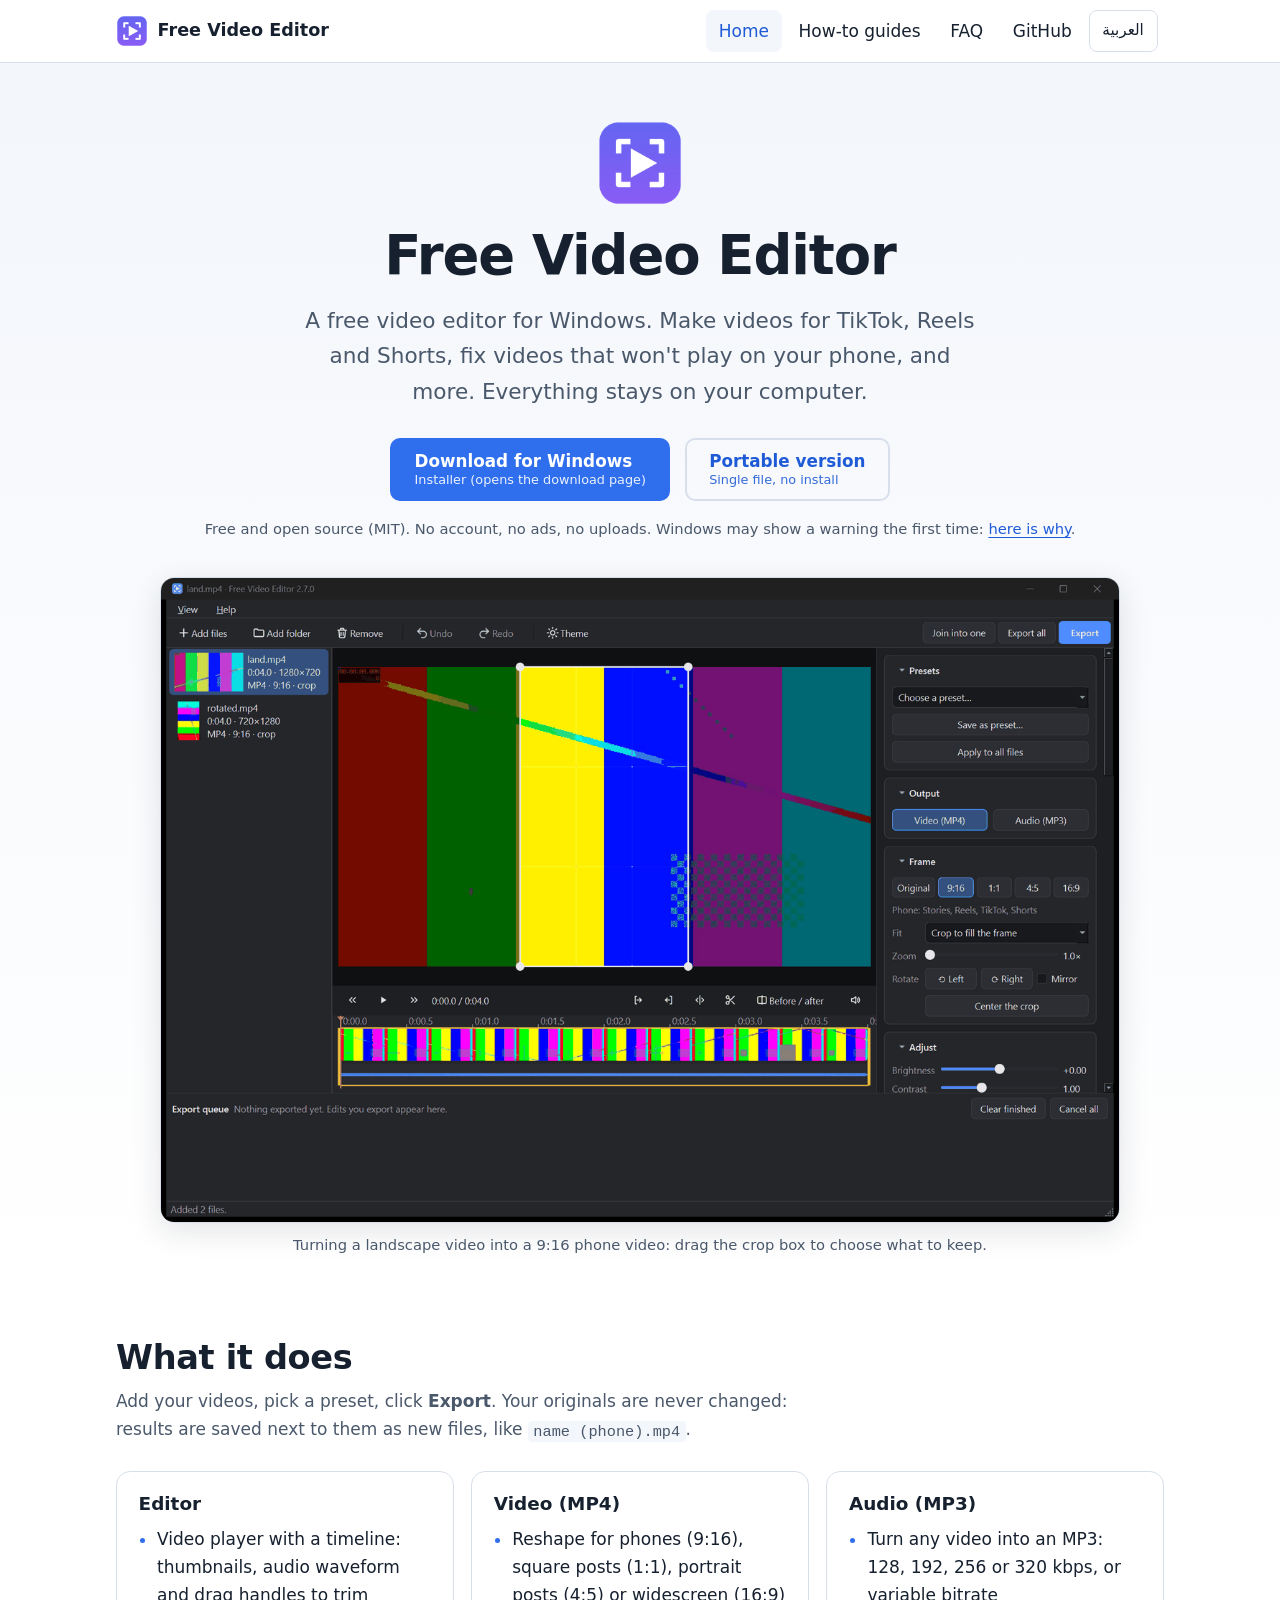
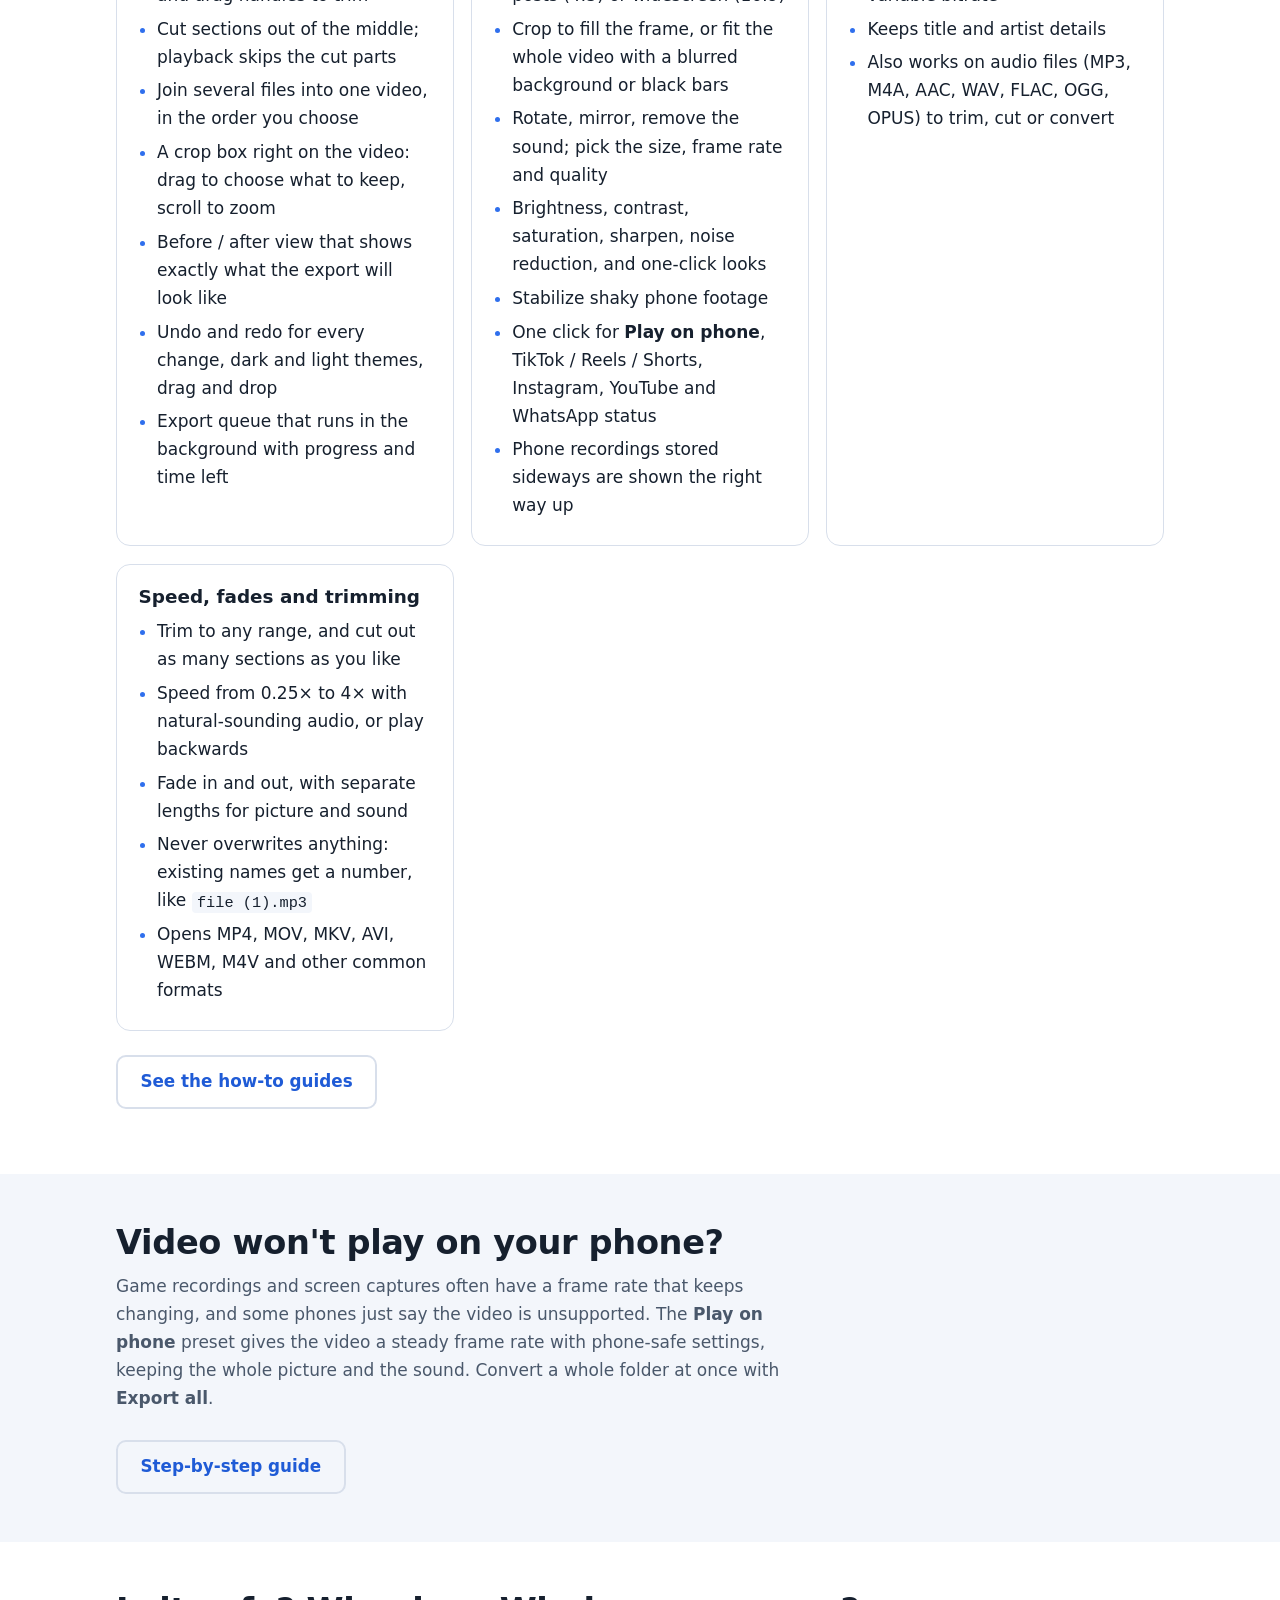
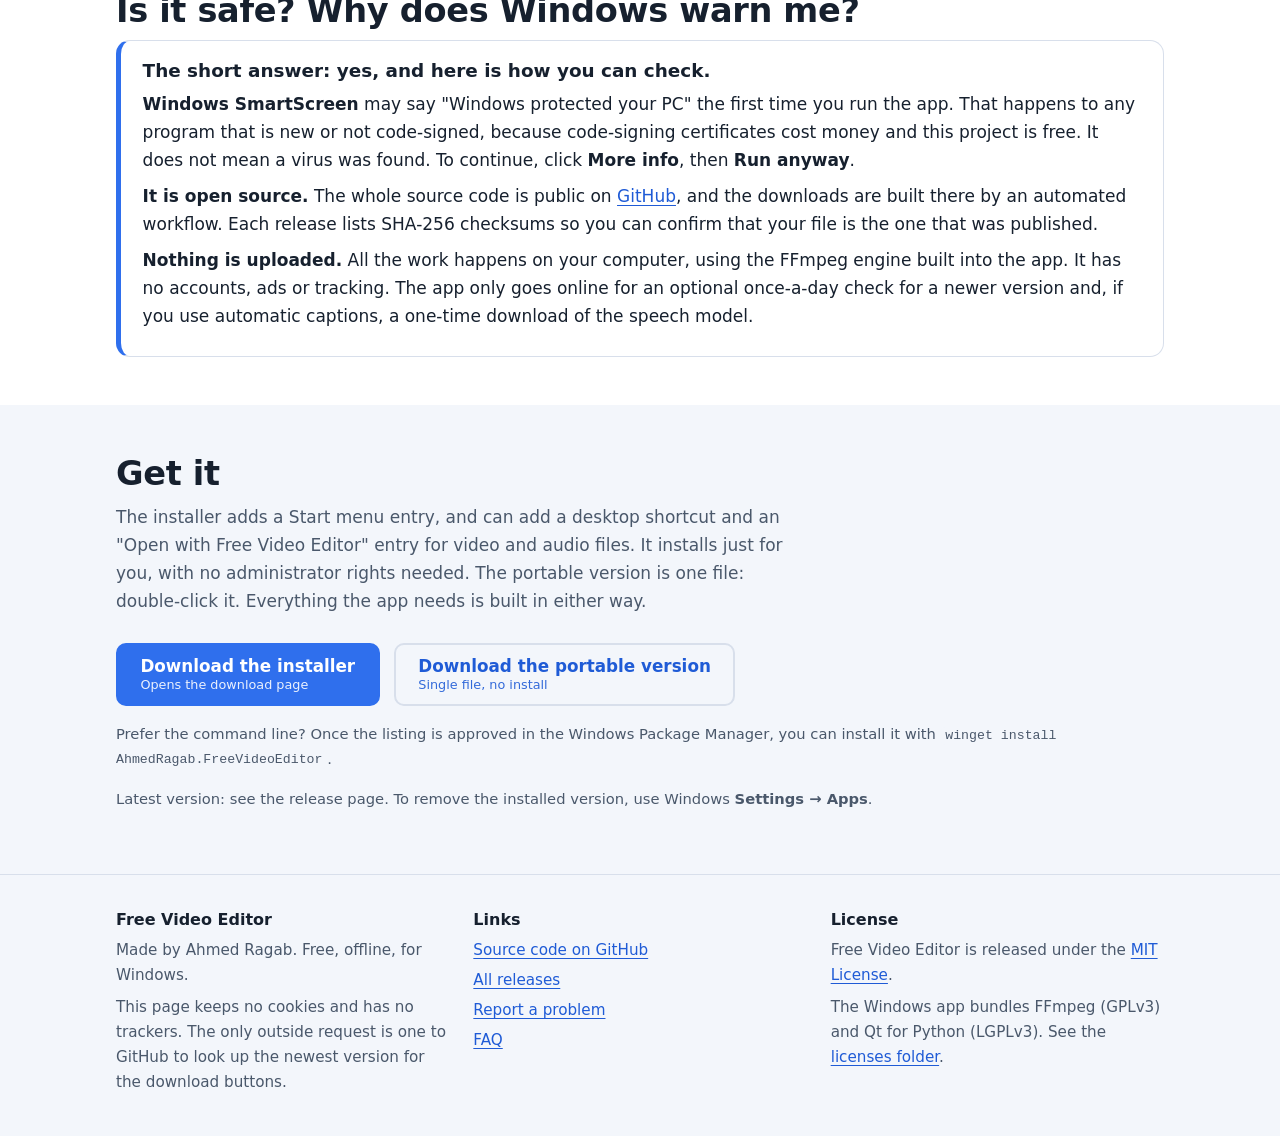
<file: site/index.html>
<!doctype html>
<html lang="en" dir="ltr">
<head>
<meta charset="utf-8">
<meta name="viewport" content="width=device-width, initial-scale=1">
<title>Free Video Editor: a free, offline video editor for Windows</title>
<meta name="description" content="A free video editor for Windows. Make videos for TikTok, Reels and Shorts, fix videos that won't play on your phone, and more. Everything stays on your computer.">
<meta name="theme-color" content="#4f8cff">
<meta property="og:type" content="website">
<meta property="og:title" content="Free Video Editor">
<meta property="og:description" content="A free video editor for Windows. Everything stays on your computer.">
<meta property="og:image" content="https://ahmed41022.github.io/free-video-editor/icon-256.png">
<link rel="alternate" hreflang="en" href="https://ahmed41022.github.io/free-video-editor/">
<link rel="alternate" hreflang="ar" href="https://ahmed41022.github.io/free-video-editor/ar/">
<link rel="alternate" hreflang="x-default" href="https://ahmed41022.github.io/free-video-editor/">
<link rel="icon" href="favicon.ico" sizes="any">
<link rel="icon" type="image/png" sizes="32x32" href="favicon-32.png">
<link rel="apple-touch-icon" href="apple-touch-icon.png">
<link rel="stylesheet" href="style.css">
<script src="site.js" defer></script>
</head>
<body>
<a class="skip" href="#main">Skip to content</a>

<header class="site-header">
  <div class="wrap">
    <a class="brand" href="index.html"><img src="favicon-64.png" alt="" width="32" height="32"> Free Video Editor</a>
    <nav class="nav" aria-label="Main">
      <a href="index.html" aria-current="page">Home</a>
      <a href="guides.html">How-to guides</a>
      <a href="faq.html">FAQ</a>
      <a href="https://github.com/Ahmed41022/free-video-editor">GitHub</a>
      <a class="lang-switch" href="ar/" hreflang="ar" lang="ar" dir="rtl">العربية</a>
    </nav>
  </div>
</header>

<main id="main">
  <div class="hero">
    <div class="wrap">
      <img class="logo" src="icon-256.png" alt="Free Video Editor app icon" width="88" height="88">
      <h1>Free Video Editor</h1>
      <p class="lead">A free video editor for Windows. Make videos for TikTok, Reels and Shorts, fix videos that won't play on your phone, and more. Everything stays on your computer.</p>
      <div class="cta">
        <a class="btn" id="download" href="https://github.com/Ahmed41022/free-video-editor/releases/latest" data-download="installer">
          <span class="btn-text">Download for Windows <small data-note="installer">Installer (opens the download page)</small></span>
        </a>
        <a class="btn secondary" href="https://github.com/Ahmed41022/free-video-editor/releases/latest/download/FreeVideoEditor.exe">
          <span class="btn-text">Portable version <small data-note="portable">Single file, no install</small></span>
        </a>
      </div>
      <p class="fineprint">Free and open source (MIT). No account, no ads, no uploads. Windows may show a warning the first time: <a href="#safe">here is why</a>.</p>

      <figure class="shot">
        <img src="screenshot.png" width="1334" height="877" alt="The Free Video Editor window: a file list on the left, a landscape video with a crop box in the middle, the timeline underneath, and settings for presets, output, frame and trim on the right.">
        <figcaption>Turning a landscape video into a 9:16 phone video: drag the crop box to choose what to keep.</figcaption>
      </figure>
    </div>
  </div>

  <section id="features">
    <div class="wrap">
      <h2>What it does</h2>
      <p class="section-intro">Add your videos, pick a preset, click <span class="ui">Export</span>. Your originals are never changed: results are saved next to them as new files, like <code>name (phone).mp4</code>.</p>
      <div class="grid">
        <div class="card">
          <h3>Editor</h3>
          <ul>
            <li>Video player with a timeline: thumbnails, audio waveform and drag handles to trim</li>
            <li>Cut sections out of the middle; playback skips the cut parts</li>
            <li>Join several files into one video, in the order you choose</li>
            <li>A crop box right on the video: drag to choose what to keep, scroll to zoom</li>
            <li>Before / after view that shows exactly what the export will look like</li>
            <li>Undo and redo for every change, dark and light themes, drag and drop</li>
            <li>Export queue that runs in the background with progress and time left</li>
          </ul>
        </div>
        <div class="card">
          <h3>Video (MP4)</h3>
          <ul>
            <li>Reshape for phones (9:16), square posts (1:1), portrait posts (4:5) or widescreen (16:9)</li>
            <li>Crop to fill the frame, or fit the whole video with a blurred background or black bars</li>
            <li>Rotate, mirror, remove the sound; pick the size, frame rate and quality</li>
            <li>Brightness, contrast, saturation, sharpen, noise reduction, and one-click looks</li>
            <li>Stabilize shaky phone footage</li>
            <li>One click for <b>Play on phone</b>, TikTok / Reels / Shorts, Instagram, YouTube and WhatsApp status</li>
            <li>Phone recordings stored sideways are shown the right way up</li>
          </ul>
        </div>
        <div class="card">
          <h3>Audio (MP3)</h3>
          <ul>
            <li>Turn any video into an MP3: 128, 192, 256 or 320 kbps, or variable bitrate</li>
            <li>Keeps title and artist details</li>
            <li>Also works on audio files (MP3, M4A, AAC, WAV, FLAC, OGG, OPUS) to trim, cut or convert</li>
          </ul>
        </div>
        <div class="card">
          <h3>Speed, fades and trimming</h3>
          <ul>
            <li>Trim to any range, and cut out as many sections as you like</li>
            <li>Speed from 0.25× to 4× with natural-sounding audio, or play backwards</li>
            <li>Fade in and out, with separate lengths for picture and sound</li>
            <li>Never overwrites anything: existing names get a number, like <code>file (1).mp3</code></li>
            <li>Opens MP4, MOV, MKV, AVI, WEBM, M4V and other common formats</li>
          </ul>
        </div>
      </div>
      <p style="margin-block-start:1.5rem"><a class="btn secondary" href="guides.html">See the how-to guides</a></p>
    </div>
  </section>

  <section class="alt" id="phone">
    <div class="wrap">
      <h2>Video won't play on your phone?</h2>
      <p class="section-intro">Game recordings and screen captures often have a frame rate that keeps changing, and some phones just say the video is unsupported. The <b>Play on phone</b> preset gives the video a steady frame rate with phone-safe settings, keeping the whole picture and the sound. Convert a whole folder at once with <span class="ui">Export all</span>.</p>
      <a class="btn secondary" href="guides.html#phone-fix">Step-by-step guide</a>
    </div>
  </section>

  <section id="safe">
    <div class="wrap">
      <h2>Is it safe? Why does Windows warn me?</h2>
      <div class="callout">
        <h3>The short answer: yes, and here is how you can check.</h3>
        <p><b>Windows SmartScreen</b> may say "Windows protected your PC" the first time you run the app. That happens to any program that is new or not code-signed, because code-signing certificates cost money and this project is free. It does not mean a virus was found. To continue, click <span class="ui">More info</span>, then <span class="ui">Run anyway</span>.</p>
        <p><b>It is open source.</b> The whole source code is public on <a href="https://github.com/Ahmed41022/free-video-editor">GitHub</a>, and the downloads are built there by an automated workflow. Each release lists SHA-256 checksums so you can confirm that your file is the one that was published.</p>
        <p><b>Nothing is uploaded.</b> All the work happens on your computer, using the FFmpeg engine built into the app. It has no accounts, ads or tracking. The app only goes online for an optional once-a-day check for a newer version and, if you use automatic captions, a one-time download of the speech model.</p>
      </div>
    </div>
  </section>

  <section class="alt">
    <div class="wrap">
      <h2>Get it</h2>
      <p class="section-intro">The installer adds a Start menu entry, and can add a desktop shortcut and an "Open with Free Video Editor" entry for video and audio files. It installs just for you, with no administrator rights needed. The portable version is one file: double-click it. Everything the app needs is built in either way.</p>
      <div class="cta" style="justify-content:flex-start">
        <a class="btn" href="https://github.com/Ahmed41022/free-video-editor/releases/latest" data-download="installer">
          <span class="btn-text">Download the installer <small data-note="installer">Opens the download page</small></span>
        </a>
        <a class="btn secondary" href="https://github.com/Ahmed41022/free-video-editor/releases/latest/download/FreeVideoEditor.exe">
          <span class="btn-text">Download the portable version <small data-note="portable">Single file, no install</small></span>
        </a>
      </div>
      <p class="fineprint">Prefer the command line? Once the listing is approved in the Windows Package Manager, you can install it with <code>winget install AhmedRagab.FreeVideoEditor</code>.</p>
      <p class="fineprint">Latest version: <span data-version>see the release page</span>. To remove the installed version, use Windows <b>Settings → Apps</b>.</p>
    </div>
  </section>
</main>

<footer class="site-footer">
  <div class="wrap">
    <div class="cols">
      <div>
        <h2>Free Video Editor</h2>
        <p>Made by Ahmed Ragab. Free, offline, for Windows.</p>
        <p>This page keeps no cookies and has no trackers. The only outside request is one to GitHub to look up the newest version for the download buttons.</p>
      </div>
      <div>
        <h2>Links</h2>
        <ul>
          <li><a href="https://github.com/Ahmed41022/free-video-editor">Source code on GitHub</a></li>
          <li><a href="https://github.com/Ahmed41022/free-video-editor/releases">All releases</a></li>
          <li><a href="https://github.com/Ahmed41022/free-video-editor/issues">Report a problem</a></li>
          <li><a href="faq.html">FAQ</a></li>
        </ul>
      </div>
      <div>
        <h2>License</h2>
        <p>Free Video Editor is released under the <a href="https://github.com/Ahmed41022/free-video-editor/blob/main/LICENSE">MIT License</a>.</p>
        <p>The Windows app bundles FFmpeg (GPLv3) and Qt for Python (LGPLv3). See the <a href="https://github.com/Ahmed41022/free-video-editor/tree/main/licenses">licenses folder</a>.</p>
      </div>
    </div>
  </div>
</footer>
</body>
</html>
</file>
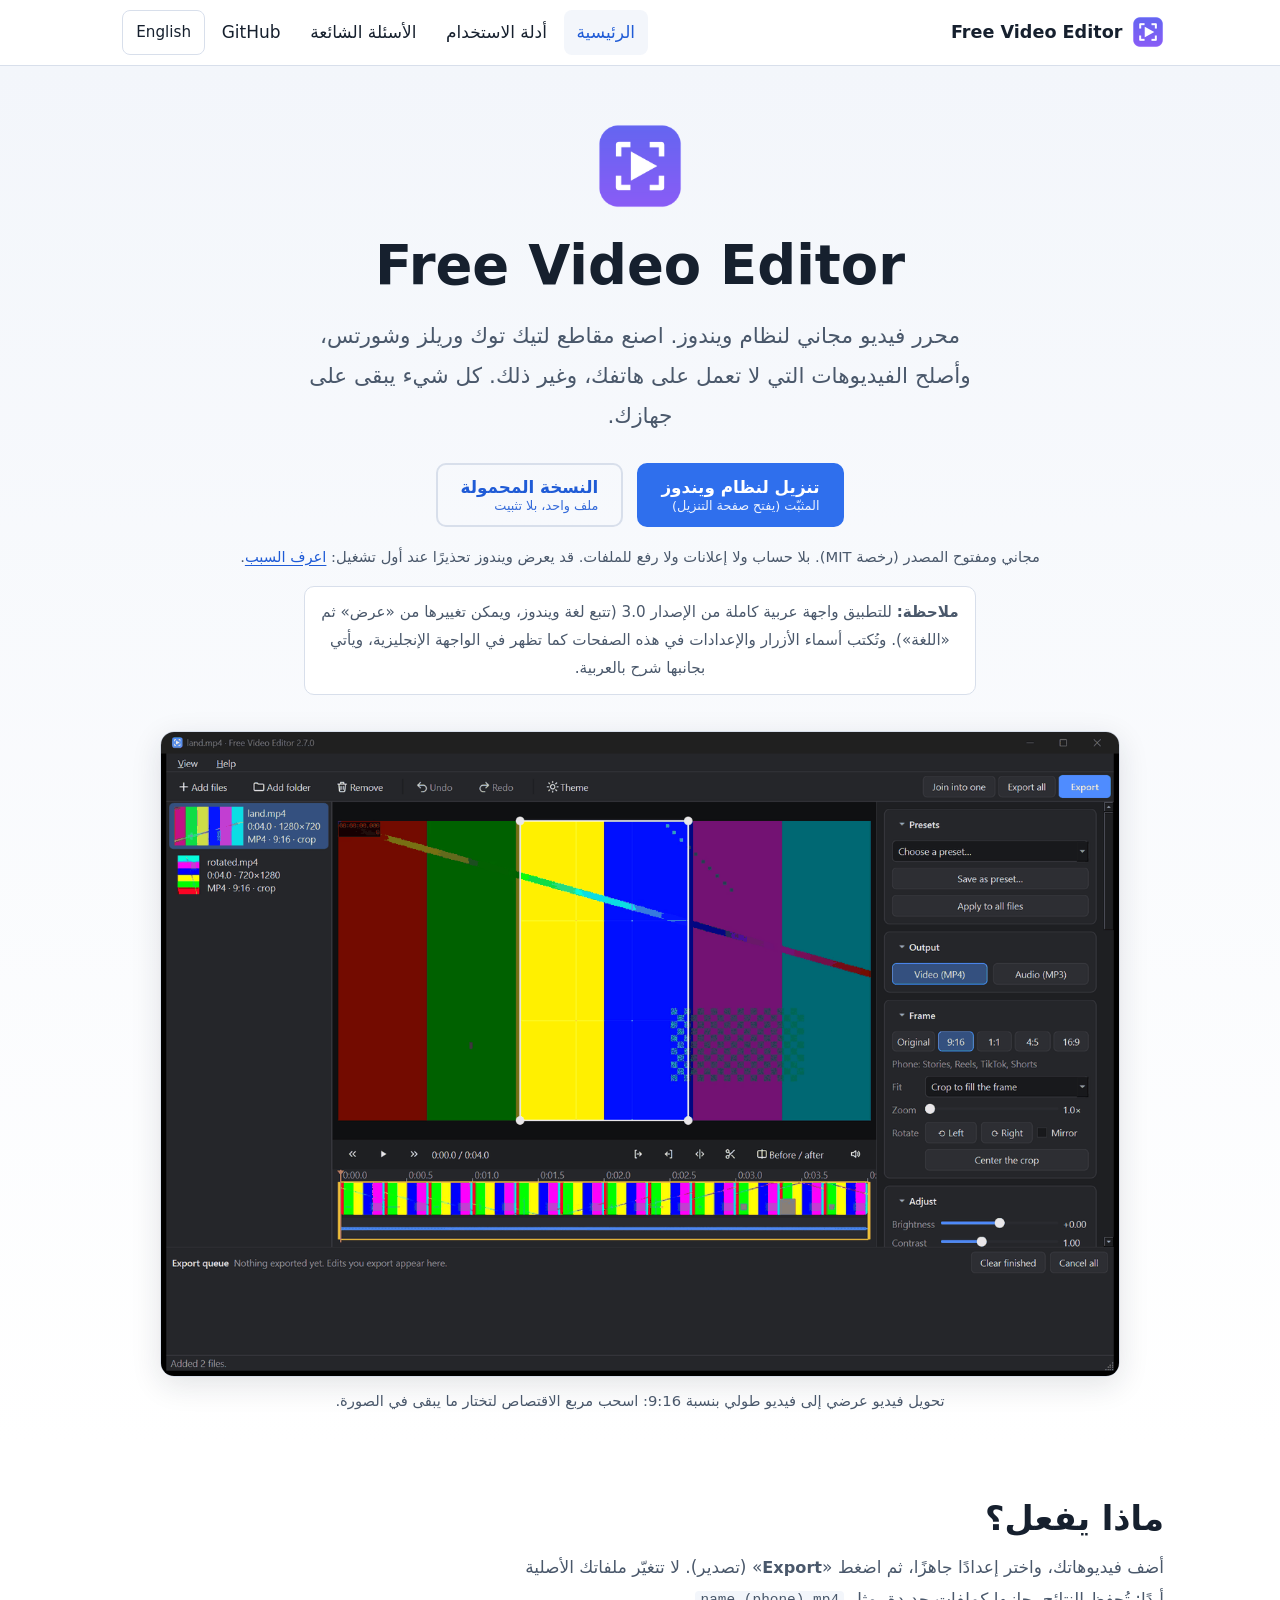
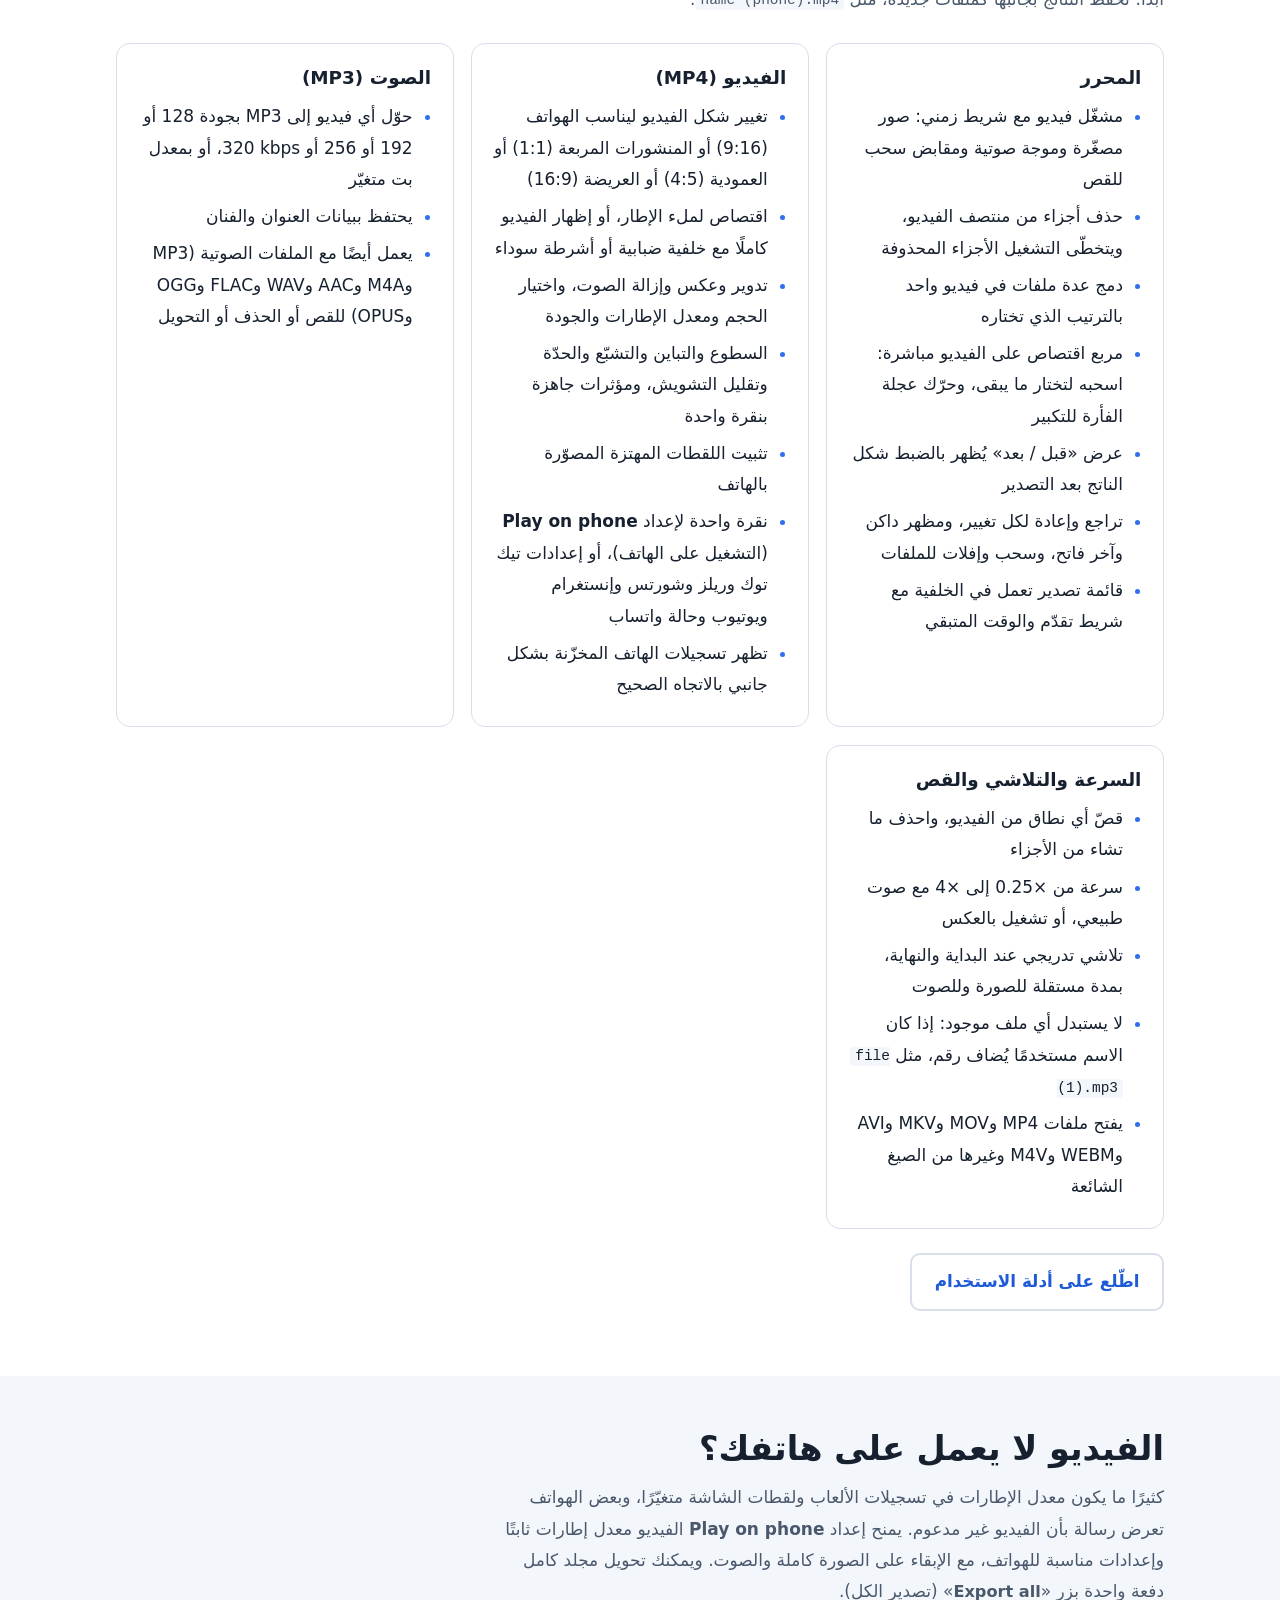
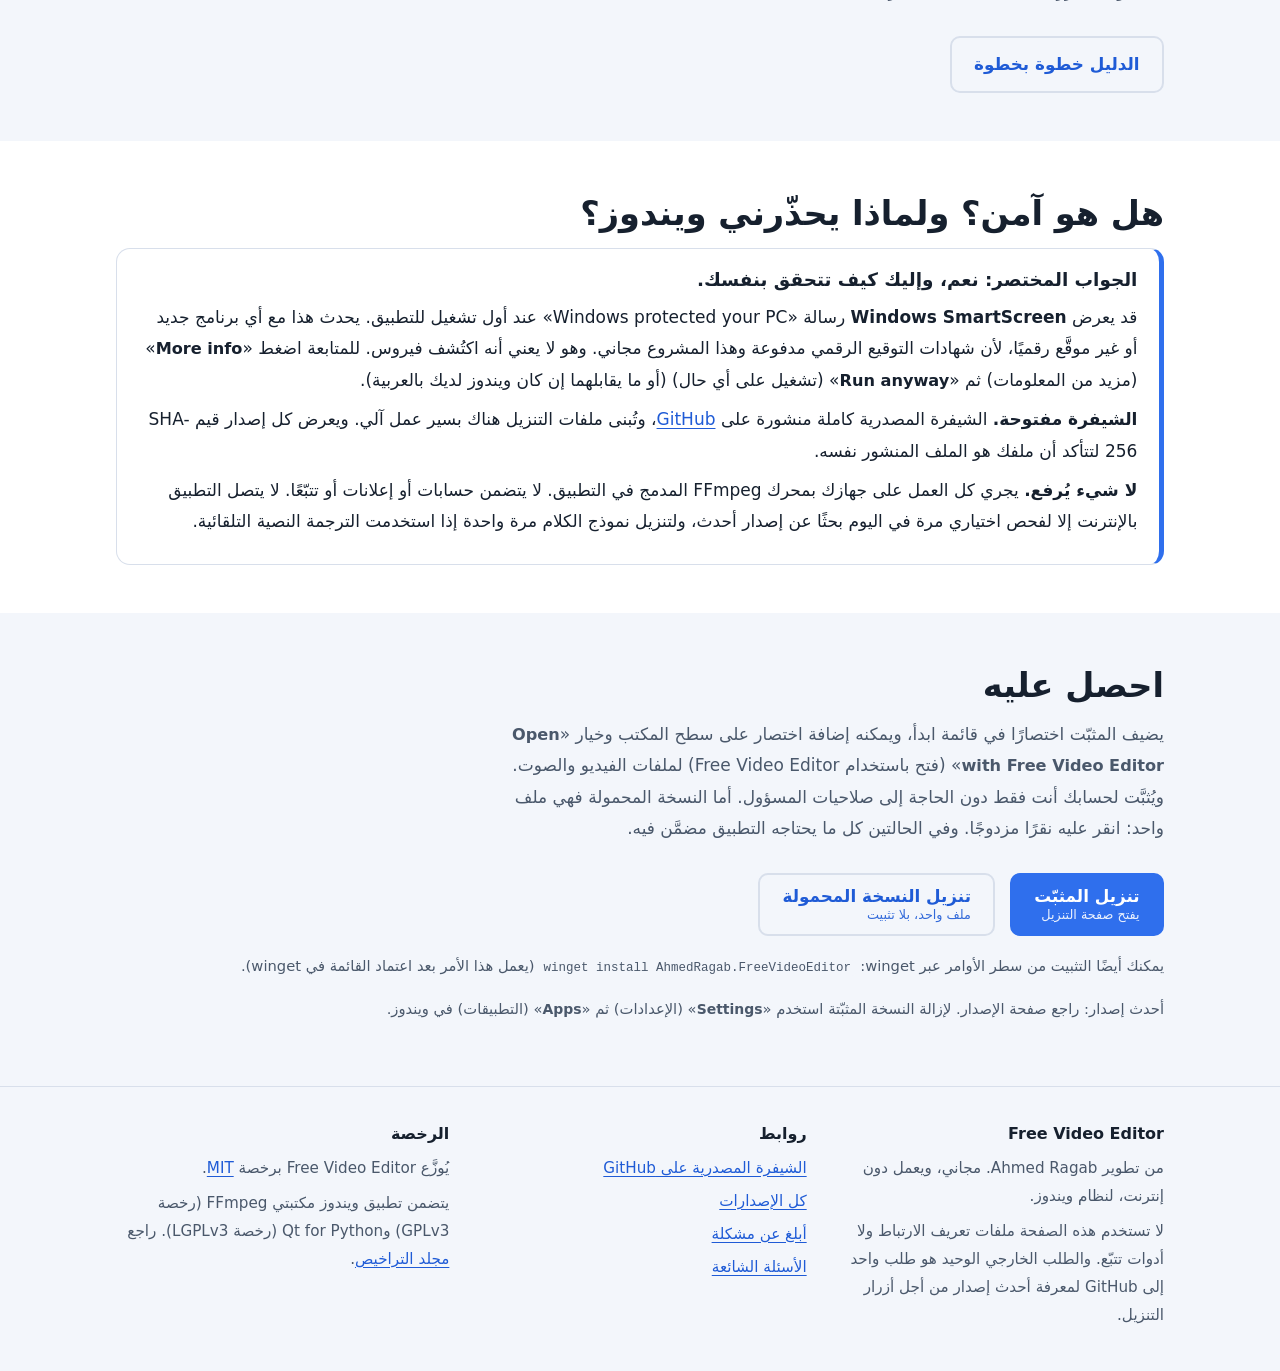
<file: site/ar/index.html>
<!doctype html>
<html lang="ar" dir="rtl">
<head>
<meta charset="utf-8">
<meta name="viewport" content="width=device-width, initial-scale=1">
<title>Free Video Editor: محرر فيديو مجاني يعمل دون إنترنت لنظام ويندوز</title>
<meta name="description" content="محرر فيديو مجاني لنظام ويندوز. اصنع مقاطع لتيك توك وريلز وشورتس، وأصلح الفيديوهات التي لا تعمل على هاتفك، وغير ذلك. كل شيء يبقى على جهازك.">
<meta name="theme-color" content="#4f8cff">
<meta property="og:type" content="website">
<meta property="og:locale" content="ar_AR">
<meta property="og:title" content="Free Video Editor">
<meta property="og:description" content="محرر فيديو مجاني لنظام ويندوز. كل شيء يبقى على جهازك.">
<meta property="og:image" content="https://ahmed41022.github.io/free-video-editor/icon-256.png">
<link rel="alternate" hreflang="ar" href="https://ahmed41022.github.io/free-video-editor/ar/">
<link rel="alternate" hreflang="en" href="https://ahmed41022.github.io/free-video-editor/">
<link rel="alternate" hreflang="x-default" href="https://ahmed41022.github.io/free-video-editor/">
<link rel="icon" href="../favicon.ico" sizes="any">
<link rel="icon" type="image/png" sizes="32x32" href="../favicon-32.png">
<link rel="apple-touch-icon" href="../apple-touch-icon.png">
<link rel="stylesheet" href="../style.css">
<script src="../site.js" defer></script>
</head>
<body>
<a class="skip" href="#main">انتقل إلى المحتوى</a>

<header class="site-header">
  <div class="wrap">
    <a class="brand" href="index.html"><img src="../favicon-64.png" alt="" width="32" height="32"> Free Video Editor</a>
    <nav class="nav" aria-label="القائمة الرئيسية">
      <a href="index.html" aria-current="page">الرئيسية</a>
      <a href="guides.html">أدلة الاستخدام</a>
      <a href="faq.html">الأسئلة الشائعة</a>
      <a href="https://github.com/Ahmed41022/free-video-editor">GitHub</a>
      <a class="lang-switch" href="../" hreflang="en" lang="en" dir="ltr">English</a>
    </nav>
  </div>
</header>

<main id="main">
  <div class="hero">
    <div class="wrap">
      <img class="logo" src="../icon-256.png" alt="أيقونة تطبيق Free Video Editor" width="88" height="88">
      <h1>Free Video Editor</h1>
      <p class="lead">محرر فيديو مجاني لنظام ويندوز. اصنع مقاطع لتيك توك وريلز وشورتس، وأصلح الفيديوهات التي لا تعمل على هاتفك، وغير ذلك. كل شيء يبقى على جهازك.</p>
      <div class="cta">
        <a class="btn" id="download" href="https://github.com/Ahmed41022/free-video-editor/releases/latest" data-download="installer">
          <span class="btn-text">تنزيل لنظام ويندوز <small data-note="installer">المثبّت (يفتح صفحة التنزيل)</small></span>
        </a>
        <a class="btn secondary" href="https://github.com/Ahmed41022/free-video-editor/releases/latest/download/FreeVideoEditor.exe">
          <span class="btn-text">النسخة المحمولة <small data-note="portable">ملف واحد، بلا تثبيت</small></span>
        </a>
      </div>
      <p class="fineprint">مجاني ومفتوح المصدر (رخصة MIT). بلا حساب ولا إعلانات ولا رفع للملفات. قد يعرض ويندوز تحذيرًا عند أول تشغيل: <a href="#safe">اعرف السبب</a>.</p>
      <p class="app-note"><b>ملاحظة:</b> للتطبيق واجهة عربية كاملة من الإصدار 3.0 (تتبع لغة ويندوز، ويمكن تغييرها من «عرض» ثم «اللغة»). وتُكتب أسماء الأزرار والإعدادات في هذه الصفحات كما تظهر في الواجهة الإنجليزية، ويأتي بجانبها شرح بالعربية.</p>

      <figure class="shot">
        <img src="../screenshot.png" width="1334" height="877" alt="نافذة Free Video Editor: قائمة الملفات على اليسار، وفي الوسط فيديو عرضي عليه مربع اقتصاص، وتحته الشريط الزمني، وعلى اليمين إعدادات جاهزة وإعدادات الإخراج والإطار والقص.">
        <figcaption>تحويل فيديو عرضي إلى فيديو طولي بنسبة <span dir="ltr">9:16</span>: اسحب مربع الاقتصاص لتختار ما يبقى في الصورة.</figcaption>
      </figure>
    </div>
  </div>

  <section id="features">
    <div class="wrap">
      <h2>ماذا يفعل؟</h2>
      <p class="section-intro">أضف فيديوهاتك، واختر إعدادًا جاهزًا، ثم اضغط «<b class="ui" lang="en" dir="ltr">Export</b>» (تصدير). لا تتغيّر ملفاتك الأصلية أبدًا: تُحفظ النتائج بجانبها كملفات جديدة، مثل <code dir="ltr">name (phone).mp4</code>.</p>
      <div class="grid">
        <div class="card">
          <h3>المحرر</h3>
          <ul>
            <li>مشغّل فيديو مع شريط زمني: صور مصغّرة وموجة صوتية ومقابض سحب للقص</li>
            <li>حذف أجزاء من منتصف الفيديو، ويتخطّى التشغيل الأجزاء المحذوفة</li>
            <li>دمج عدة ملفات في فيديو واحد بالترتيب الذي تختاره</li>
            <li>مربع اقتصاص على الفيديو مباشرة: اسحبه لتختار ما يبقى، وحرّك عجلة الفأرة للتكبير</li>
            <li>عرض «قبل / بعد» يُظهر بالضبط شكل الناتج بعد التصدير</li>
            <li>تراجع وإعادة لكل تغيير، ومظهر داكن وآخر فاتح، وسحب وإفلات للملفات</li>
            <li>قائمة تصدير تعمل في الخلفية مع شريط تقدّم والوقت المتبقي</li>
          </ul>
        </div>
        <div class="card">
          <h3>الفيديو (MP4)</h3>
          <ul>
            <li>تغيير شكل الفيديو ليناسب الهواتف (<span dir="ltr">9:16</span>) أو المنشورات المربعة (<span dir="ltr">1:1</span>) أو العمودية (<span dir="ltr">4:5</span>) أو العريضة (<span dir="ltr">16:9</span>)</li>
            <li>اقتصاص لملء الإطار، أو إظهار الفيديو كاملًا مع خلفية ضبابية أو أشرطة سوداء</li>
            <li>تدوير وعكس وإزالة الصوت، واختيار الحجم ومعدل الإطارات والجودة</li>
            <li>السطوع والتباين والتشبّع والحدّة وتقليل التشويش، ومؤثرات جاهزة بنقرة واحدة</li>
            <li>تثبيت اللقطات المهتزة المصوّرة بالهاتف</li>
            <li>نقرة واحدة لإعداد <b lang="en" dir="ltr">Play on phone</b> (التشغيل على الهاتف)، أو إعدادات تيك توك وريلز وشورتس وإنستغرام ويوتيوب وحالة واتساب</li>
            <li>تظهر تسجيلات الهاتف المخزّنة بشكل جانبي بالاتجاه الصحيح</li>
          </ul>
        </div>
        <div class="card">
          <h3>الصوت (MP3)</h3>
          <ul>
            <li>حوّل أي فيديو إلى MP3 بجودة <span dir="ltr">128</span> أو <span dir="ltr">192</span> أو <span dir="ltr">256</span> أو <span dir="ltr">320 kbps</span>، أو بمعدل بت متغيّر</li>
            <li>يحتفظ ببيانات العنوان والفنان</li>
            <li>يعمل أيضًا مع الملفات الصوتية (MP3 وM4A وAAC وWAV وFLAC وOGG وOPUS) للقص أو الحذف أو التحويل</li>
          </ul>
        </div>
        <div class="card">
          <h3>السرعة والتلاشي والقص</h3>
          <ul>
            <li>قصّ أي نطاق من الفيديو، واحذف ما تشاء من الأجزاء</li>
            <li>سرعة من <span dir="ltr">0.25×</span> إلى <span dir="ltr">4×</span> مع صوت طبيعي، أو تشغيل بالعكس</li>
            <li>تلاشي تدريجي عند البداية والنهاية، بمدة مستقلة للصورة وللصوت</li>
            <li>لا يستبدل أي ملف موجود: إذا كان الاسم مستخدمًا يُضاف رقم، مثل <code dir="ltr">file (1).mp3</code></li>
            <li>يفتح ملفات MP4 وMOV وMKV وAVI وWEBM وM4V وغيرها من الصيغ الشائعة</li>
          </ul>
        </div>
      </div>
      <p style="margin-block-start:1.5rem"><a class="btn secondary" href="guides.html">اطّلع على أدلة الاستخدام</a></p>
    </div>
  </section>

  <section class="alt" id="phone">
    <div class="wrap">
      <h2>الفيديو لا يعمل على هاتفك؟</h2>
      <p class="section-intro">كثيرًا ما يكون معدل الإطارات في تسجيلات الألعاب ولقطات الشاشة متغيّرًا، وبعض الهواتف تعرض رسالة بأن الفيديو غير مدعوم. يمنح إعداد <b lang="en" dir="ltr">Play on phone</b> الفيديو معدل إطارات ثابتًا وإعدادات مناسبة للهواتف، مع الإبقاء على الصورة كاملة والصوت. ويمكنك تحويل مجلد كامل دفعة واحدة بزر «<b class="ui" lang="en" dir="ltr">Export all</b>» (تصدير الكل).</p>
      <a class="btn secondary" href="guides.html#phone-fix">الدليل خطوة بخطوة</a>
    </div>
  </section>

  <section id="safe">
    <div class="wrap">
      <h2>هل هو آمن؟ ولماذا يحذّرني ويندوز؟</h2>
      <div class="callout">
        <h3>الجواب المختصر: نعم، وإليك كيف تتحقق بنفسك.</h3>
        <p>قد يعرض <b>Windows SmartScreen</b> رسالة «Windows protected your PC» عند أول تشغيل للتطبيق. يحدث هذا مع أي برنامج جديد أو غير موقَّع رقميًا، لأن شهادات التوقيع الرقمي مدفوعة وهذا المشروع مجاني. وهو لا يعني أنه اكتُشف فيروس. للمتابعة اضغط «<b class="ui" lang="en" dir="ltr">More info</b>» (مزيد من المعلومات) ثم «<b class="ui" lang="en" dir="ltr">Run anyway</b>» (تشغيل على أي حال) (أو ما يقابلهما إن كان ويندوز لديك بالعربية).</p>
        <p><b>الشيفرة مفتوحة.</b> الشيفرة المصدرية كاملة منشورة على <a href="https://github.com/Ahmed41022/free-video-editor">GitHub</a>، وتُبنى ملفات التنزيل هناك بسير عمل آلي. ويعرض كل إصدار قيم SHA-256 لتتأكد أن ملفك هو الملف المنشور نفسه.</p>
        <p><b>لا شيء يُرفع.</b> يجري كل العمل على جهازك بمحرك FFmpeg المدمج في التطبيق. لا يتضمن حسابات أو إعلانات أو تتبّعًا. لا يتصل التطبيق بالإنترنت إلا لفحص اختياري مرة في اليوم بحثًا عن إصدار أحدث، ولتنزيل نموذج الكلام مرة واحدة إذا استخدمت الترجمة النصية التلقائية.</p>
      </div>
    </div>
  </section>

  <section class="alt">
    <div class="wrap">
      <h2>احصل عليه</h2>
      <p class="section-intro">يضيف المثبّت اختصارًا في قائمة ابدأ، ويمكنه إضافة اختصار على سطح المكتب وخيار «<b class="ui" lang="en" dir="ltr">Open with Free Video Editor</b>» (فتح باستخدام Free Video Editor) لملفات الفيديو والصوت. ويُثبَّت لحسابك أنت فقط دون الحاجة إلى صلاحيات المسؤول. أما النسخة المحمولة فهي ملف واحد: انقر عليه نقرًا مزدوجًا. وفي الحالتين كل ما يحتاجه التطبيق مضمَّن فيه.</p>
      <div class="cta" style="justify-content:flex-start">
        <a class="btn" href="https://github.com/Ahmed41022/free-video-editor/releases/latest" data-download="installer">
          <span class="btn-text">تنزيل المثبّت <small data-note="installer">يفتح صفحة التنزيل</small></span>
        </a>
        <a class="btn secondary" href="https://github.com/Ahmed41022/free-video-editor/releases/latest/download/FreeVideoEditor.exe">
          <span class="btn-text">تنزيل النسخة المحمولة <small data-note="portable">ملف واحد، بلا تثبيت</small></span>
        </a>
      </div>
      <p class="fineprint">يمكنك أيضًا التثبيت من سطر الأوامر عبر winget: <code dir="ltr">winget install AhmedRagab.FreeVideoEditor</code> (يعمل هذا الأمر بعد اعتماد القائمة في winget).</p>
      <p class="fineprint">أحدث إصدار: <span data-version dir="ltr">راجع صفحة الإصدار</span>. لإزالة النسخة المثبّتة استخدم «<b class="ui" lang="en" dir="ltr">Settings</b>» (الإعدادات) ثم «<b class="ui" lang="en" dir="ltr">Apps</b>» (التطبيقات) في ويندوز.</p>
    </div>
  </section>
</main>

<footer class="site-footer">
  <div class="wrap">
    <div class="cols">
      <div>
        <h2>Free Video Editor</h2>
        <p>من تطوير Ahmed Ragab. مجاني، ويعمل دون إنترنت، لنظام ويندوز.</p>
        <p>لا تستخدم هذه الصفحة ملفات تعريف الارتباط ولا أدوات تتبّع. والطلب الخارجي الوحيد هو طلب واحد إلى GitHub لمعرفة أحدث إصدار من أجل أزرار التنزيل.</p>
      </div>
      <div>
        <h2>روابط</h2>
        <ul>
          <li><a href="https://github.com/Ahmed41022/free-video-editor">الشيفرة المصدرية على GitHub</a></li>
          <li><a href="https://github.com/Ahmed41022/free-video-editor/releases">كل الإصدارات</a></li>
          <li><a href="https://github.com/Ahmed41022/free-video-editor/issues">أبلغ عن مشكلة</a></li>
          <li><a href="faq.html">الأسئلة الشائعة</a></li>
        </ul>
      </div>
      <div>
        <h2>الرخصة</h2>
        <p>يُوزَّع Free Video Editor برخصة <a href="https://github.com/Ahmed41022/free-video-editor/blob/main/LICENSE">MIT</a>.</p>
        <p>يتضمن تطبيق ويندوز مكتبتي FFmpeg (رخصة GPLv3) وQt for Python (رخصة LGPLv3). راجع <a href="https://github.com/Ahmed41022/free-video-editor/tree/main/licenses">مجلد التراخيص</a>.</p>
      </div>
    </div>
  </div>
</footer>
</body>
</html>
</file>
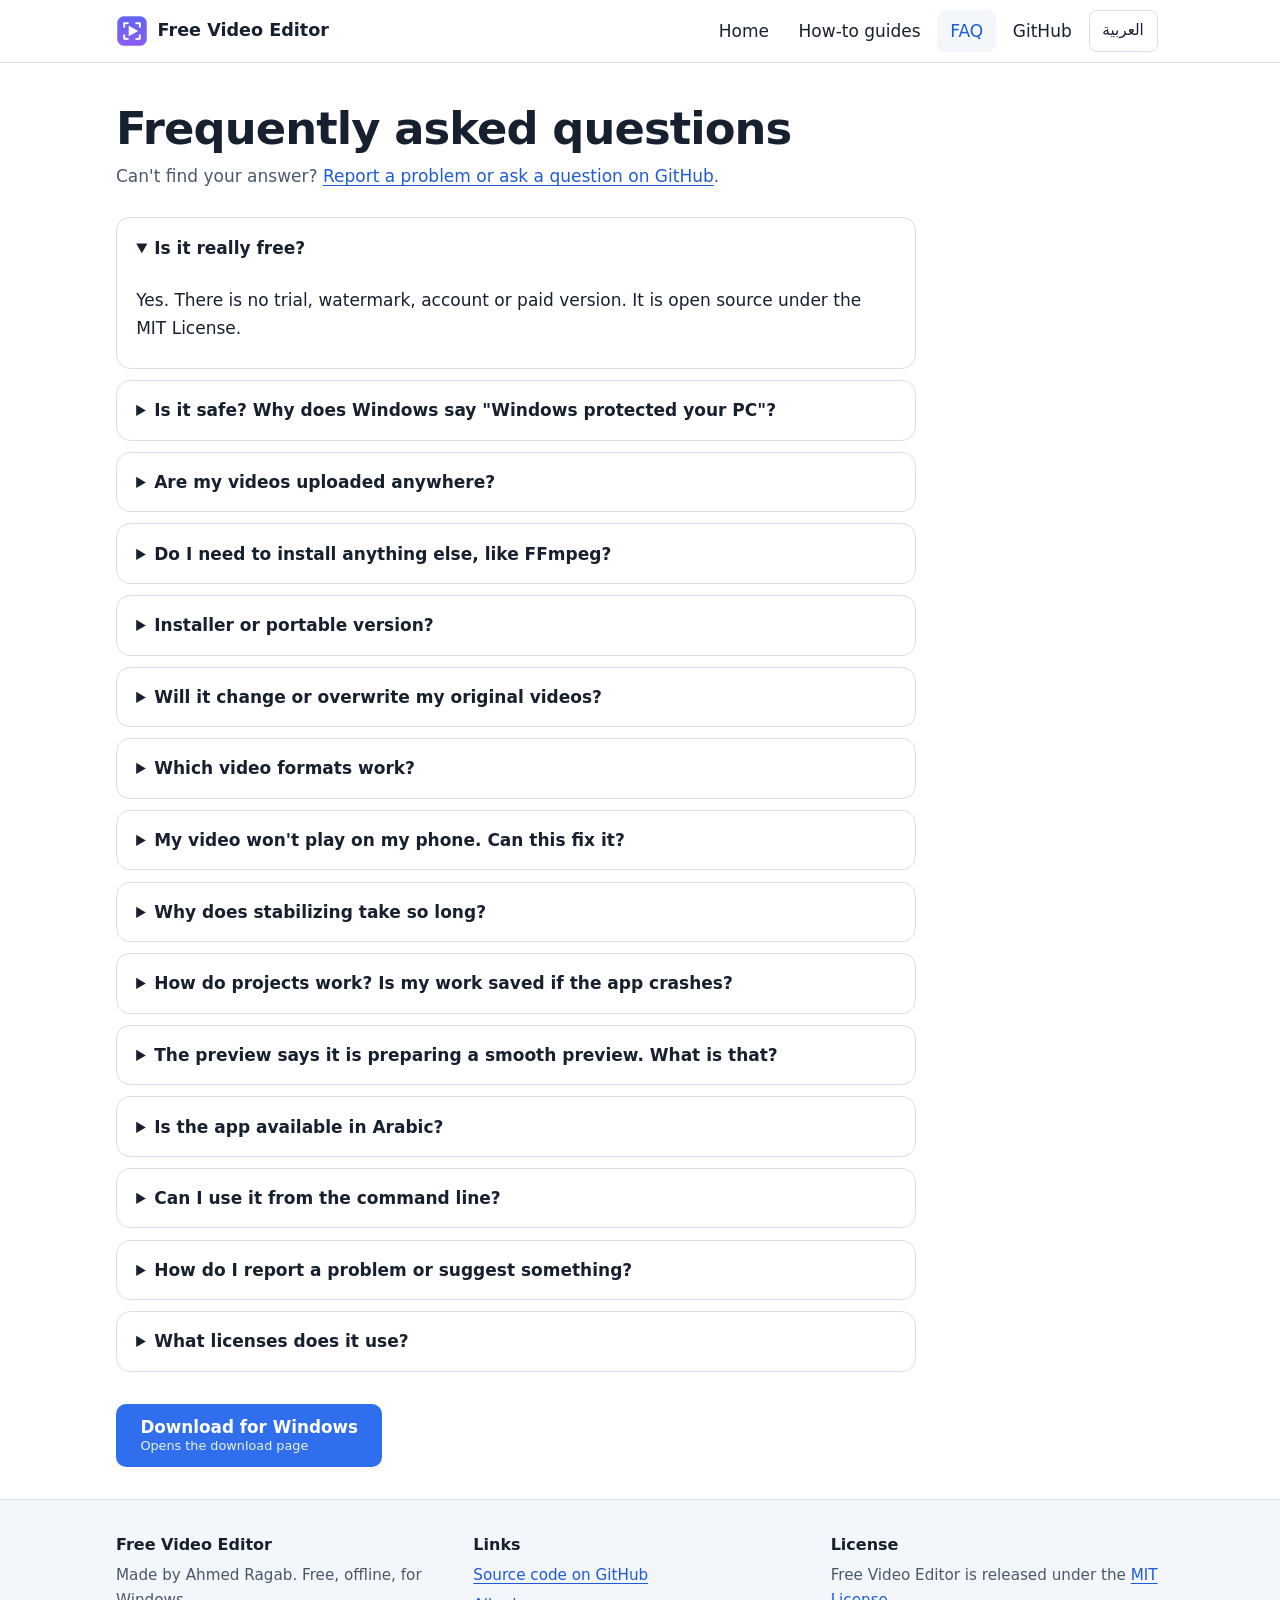
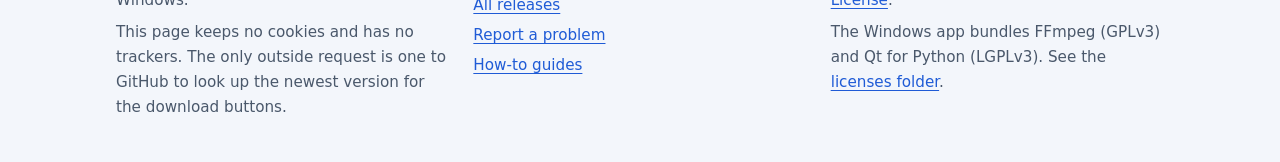
<file: site/faq.html>
<!doctype html>
<html lang="en" dir="ltr">
<head>
<meta charset="utf-8">
<meta name="viewport" content="width=device-width, initial-scale=1">
<title>FAQ: Free Video Editor</title>
<meta name="description" content="Answers to common questions about Free Video Editor: is it free, is it safe, why Windows shows a warning, what it needs, and how to report a problem.">
<meta name="theme-color" content="#4f8cff">
<link rel="alternate" hreflang="en" href="https://ahmed41022.github.io/free-video-editor/faq.html">
<link rel="alternate" hreflang="ar" href="https://ahmed41022.github.io/free-video-editor/ar/faq.html">
<link rel="alternate" hreflang="x-default" href="https://ahmed41022.github.io/free-video-editor/faq.html">
<link rel="icon" href="favicon.ico" sizes="any">
<link rel="icon" type="image/png" sizes="32x32" href="favicon-32.png">
<link rel="apple-touch-icon" href="apple-touch-icon.png">
<link rel="stylesheet" href="style.css">
<script src="site.js" defer></script>
</head>
<body>
<a class="skip" href="#main">Skip to content</a>

<header class="site-header">
  <div class="wrap">
    <a class="brand" href="index.html"><img src="favicon-64.png" alt="" width="32" height="32"> Free Video Editor</a>
    <nav class="nav" aria-label="Main">
      <a href="index.html">Home</a>
      <a href="guides.html">How-to guides</a>
      <a href="faq.html" aria-current="page">FAQ</a>
      <a href="https://github.com/Ahmed41022/free-video-editor">GitHub</a>
      <a class="lang-switch" href="ar/faq.html" hreflang="ar" lang="ar" dir="rtl">العربية</a>
    </nav>
  </div>
</header>

<main id="main">
  <div class="wrap">
    <div class="page-title">
      <h1>Frequently asked questions</h1>
      <p>Can't find your answer? <a href="https://github.com/Ahmed41022/free-video-editor/issues">Report a problem or ask a question on GitHub</a>.</p>
    </div>

    <details open>
      <summary>Is it really free?</summary>
      <div class="answer"><p>Yes. There is no trial, watermark, account or paid version. It is open source under the MIT License.</p></div>
    </details>

    <details>
      <summary>Is it safe? Why does Windows say "Windows protected your PC"?</summary>
      <div class="answer">
        <p>Windows SmartScreen warns about apps it doesn't recognize, and about files that aren't code-signed. This app isn't code-signed, so you will probably see the warning the first time. To continue, click <b>More info</b>, then <b>Run anyway</b>.</p>
        <p>The source code is public on <a href="https://github.com/Ahmed41022/free-video-editor">GitHub</a>, the downloads are built there by an automated workflow, and each release lists SHA-256 checksums so you can check your download.</p>
      </div>
    </details>

    <details>
      <summary>Are my videos uploaded anywhere?</summary>
      <div class="answer"><p>No. Everything runs on your computer. The app has no accounts, ads or tracking, and it doesn't send your files anywhere. It only goes online for an optional once-a-day check for a newer version (you can turn it off) and, if you use automatic captions, a one-time download of the speech model from Hugging Face. <b>Report a problem</b> opens your web browser on GitHub.</p></div>
    </details>

    <details>
      <summary>Do I need to install anything else, like FFmpeg?</summary>
      <div class="answer"><p>No. The FFmpeg engine and everything else the app needs are built in, in both the installer and the portable version.</p></div>
    </details>

    <details>
      <summary>Installer or portable version?</summary>
      <div class="answer">
        <p>The <b>installer</b> installs just for you (no administrator rights needed, or choose all users), adds a Start menu entry, optionally a desktop shortcut, and an "Open with Free Video Editor" entry for video and audio files. It doesn't change which app opens your files by default. Remove it in Windows <b>Settings → Apps</b>.</p>
        <p>The <b>portable version</b> is a single file, <code>FreeVideoEditor.exe</code>. Double-click it; nothing is installed.</p>
      </div>
    </details>

    <details>
      <summary>Will it change or overwrite my original videos?</summary>
      <div class="answer"><p>Never. Results are saved as new files next to the originals, like <code>name (phone).mp4</code>, and if a name is already taken the new file gets a number, like <code>file (1).mp3</code>. You can also pick a different folder in the <b>Save to</b> section.</p></div>
    </details>

    <details>
      <summary>Which video formats work?</summary>
      <div class="answer"><p>MP4, MOV, MKV, AVI, WEBM, M4V and other common video formats. It also opens audio files (MP3, M4A, AAC, WAV, FLAC, OGG, OPUS) so you can trim, cut or save them as MP3. Videos are exported as MP4, and audio as MP3.</p></div>
    </details>

    <details>
      <summary>My video won't play on my phone. Can this fix it?</summary>
      <div class="answer"><p>Often, yes. Game recordings and screen captures commonly have a frame rate that keeps changing, which some phones refuse to play. Choose the <b>Play on phone (keeps the whole picture)</b> preset and click <b>Export</b>. See the <a href="guides.html#phone-fix">step-by-step guide</a>.</p></div>
    </details>

    <details>
      <summary>Why does stabilizing take so long?</summary>
      <div class="answer"><p>Stabilizing runs while exporting, in two passes: it first studies how the camera moved and then smooths it. That takes longer than a normal export, and the preview doesn't show the effect.</p></div>
    </details>

    <details>
      <summary>How do projects work? Is my work saved if the app crashes?</summary>
      <div class="answer">
        <p>The app opens on a home page. Choose <b>New project</b> (or add files and press <b>Ctrl+S</b>) to make a project: it keeps your files, each file's settings and the selected file, and you can close the app and carry on later from its card. A project is saved by itself while you work (at most every 30 seconds, and when you leave); the status bar says <b>Saving…</b> and then <b>Saved</b>. Project names must be different from each other (capitals don't count). If a video was moved or deleted it stays in the project, marked, and is kept when the project is saved again.</p>
        <p>If you work without a project, a recovery copy is kept as you go. After a crash the home page offers <b>Recover the work from</b> that date. When you quit with files open outside a project, the app asks whether to save them as a project, discard them, or cancel.</p>
        <p>To keep your history private, untick <b>Project → Show my projects on the home page</b> (or press <b>Hide</b> above the cards); nothing is deleted, and you can show them again the same way. To remove one project from the history, use <b>Delete</b> on its card: it removes only the project, never your videos.</p>
        <p>Projects are small files in <code>%LOCALAPPDATA%\Free Video Editor\projects</code>. They don't contain your videos, and deleting a project never deletes a video.</p>
      </div>
    </details>

    <details>
      <summary>The preview says it is preparing a smooth preview. What is that?</summary>
      <div class="answer">
        <p>4K videos, very high bitrate videos and fast game recordings are hard to play in real time, so the editor plays a small copy of them instead and makes it in the background. The copy is only for watching: crops, the before/after picture and exports always use the original file. You can turn it off under <b>View → Smooth previews for large videos</b>.</p>
        <p>The copy of the selected file gets the work. If you pick another file, the copy being made is paused where it is (not thrown away) and carries on when you come back, or when the other copy is finished. Paused copies may hold up to 10% of your PC's memory together (the oldest is dropped first if they would hold more), and one you don't come back to for 5 minutes is dropped to save memory.</p>
        <p>To watch one file as it is, right-click it in the list and tick <b>Play this file as it is</b> (or use <b>View → Play the selected file as it is</b>). Its copy is paused, not cancelled, and carries on from there when you untick it. While a big original is playing like this, the other paused copies stay paused, so nothing adds to the load on your PC.</p>
      </div>
    </details>

    <details>
      <summary>Is the app available in Arabic?</summary>
      <div class="answer"><p>Yes, from version 3.0. The app has a full Arabic interface that runs right to left, and it follows Windows automatically when Windows is set to Arabic. Change it at any time under <b>View → Language</b> (English, العربية or Same as Windows); the new language is used after the app restarts. The timeline and the video player stay left to right, because time runs that way in a video editor. The website is also <a href="ar/faq.html" hreflang="ar" lang="ar" dir="rtl">available in Arabic</a>.</p></div>
    </details>

    <details>
      <summary>Can I use it from the command line?</summary>
      <div class="answer"><p>Yes. When you run it from source, you can pass files to convert them without opening the window. The options are listed in the <a href="https://github.com/Ahmed41022/free-video-editor#command-line">README</a>.</p></div>
    </details>

    <details>
      <summary>How do I report a problem or suggest something?</summary>
      <div class="answer">
        <p>Open an issue on <a href="https://github.com/Ahmed41022/free-video-editor/issues">GitHub</a>. In the app, <b>Help → Report a problem…</b> can take you there, and if an export failed, the <b>Details</b> button shows what went wrong. The app also writes a log file that you can attach; <b>Help → Open the log folder</b> opens it.</p>
      </div>
    </details>

    <details>
      <summary>What licenses does it use?</summary>
      <div class="answer"><p>Free Video Editor is under the <a href="https://github.com/Ahmed41022/free-video-editor/blob/main/LICENSE">MIT License</a>. The Windows app bundles FFmpeg (GPLv3) and Qt for Python (LGPLv3); the notices are in the <a href="https://github.com/Ahmed41022/free-video-editor/tree/main/licenses">licenses folder</a>.</p></div>
    </details>

    <p style="margin-block:2rem"><a class="btn" href="https://github.com/Ahmed41022/free-video-editor/releases/latest" data-download="installer"><span class="btn-text">Download for Windows <small data-note="installer">Opens the download page</small></span></a></p>
  </div>
</main>

<footer class="site-footer">
  <div class="wrap">
    <div class="cols">
      <div>
        <h2>Free Video Editor</h2>
        <p>Made by Ahmed Ragab. Free, offline, for Windows.</p>
        <p>This page keeps no cookies and has no trackers. The only outside request is one to GitHub to look up the newest version for the download buttons.</p>
      </div>
      <div>
        <h2>Links</h2>
        <ul>
          <li><a href="https://github.com/Ahmed41022/free-video-editor">Source code on GitHub</a></li>
          <li><a href="https://github.com/Ahmed41022/free-video-editor/releases">All releases</a></li>
          <li><a href="https://github.com/Ahmed41022/free-video-editor/issues">Report a problem</a></li>
          <li><a href="guides.html">How-to guides</a></li>
        </ul>
      </div>
      <div>
        <h2>License</h2>
        <p>Free Video Editor is released under the <a href="https://github.com/Ahmed41022/free-video-editor/blob/main/LICENSE">MIT License</a>.</p>
        <p>The Windows app bundles FFmpeg (GPLv3) and Qt for Python (LGPLv3). See the <a href="https://github.com/Ahmed41022/free-video-editor/tree/main/licenses">licenses folder</a>.</p>
      </div>
    </div>
  </div>
</footer>
</body>
</html>
</file>
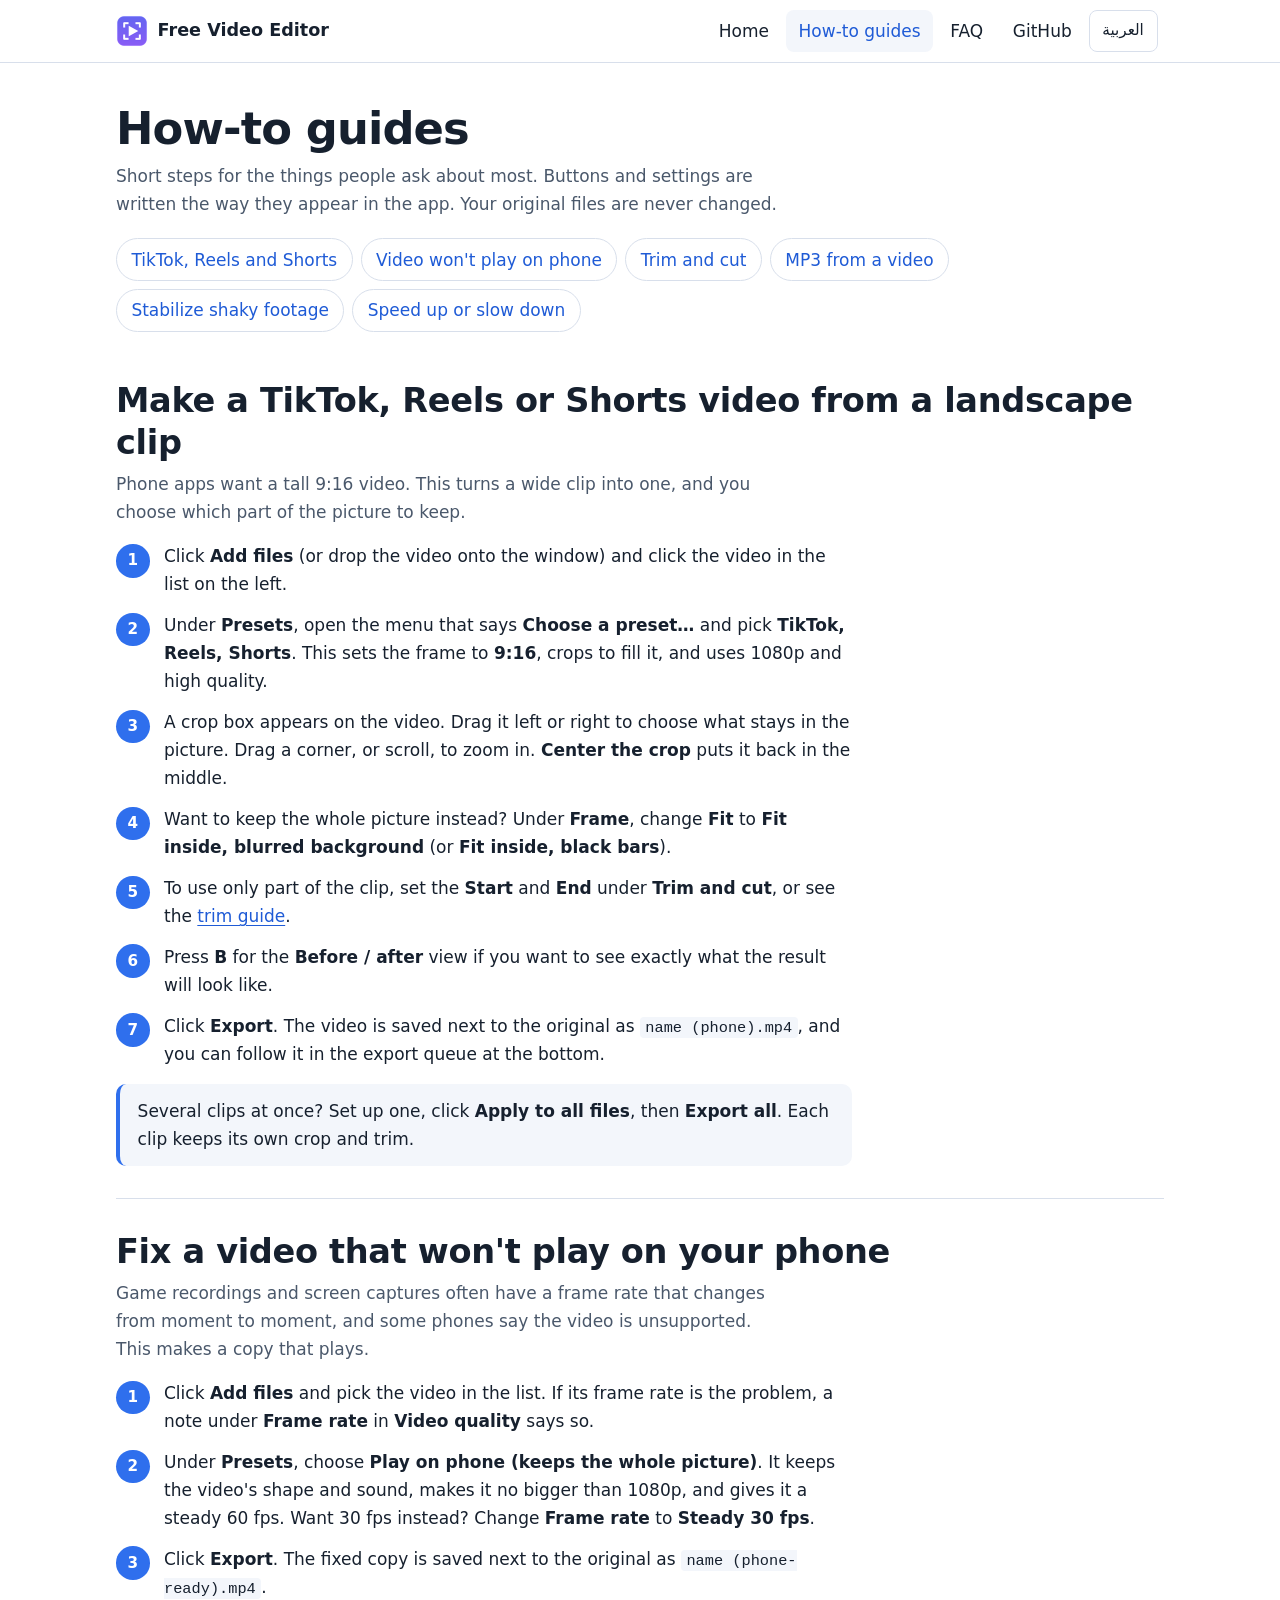
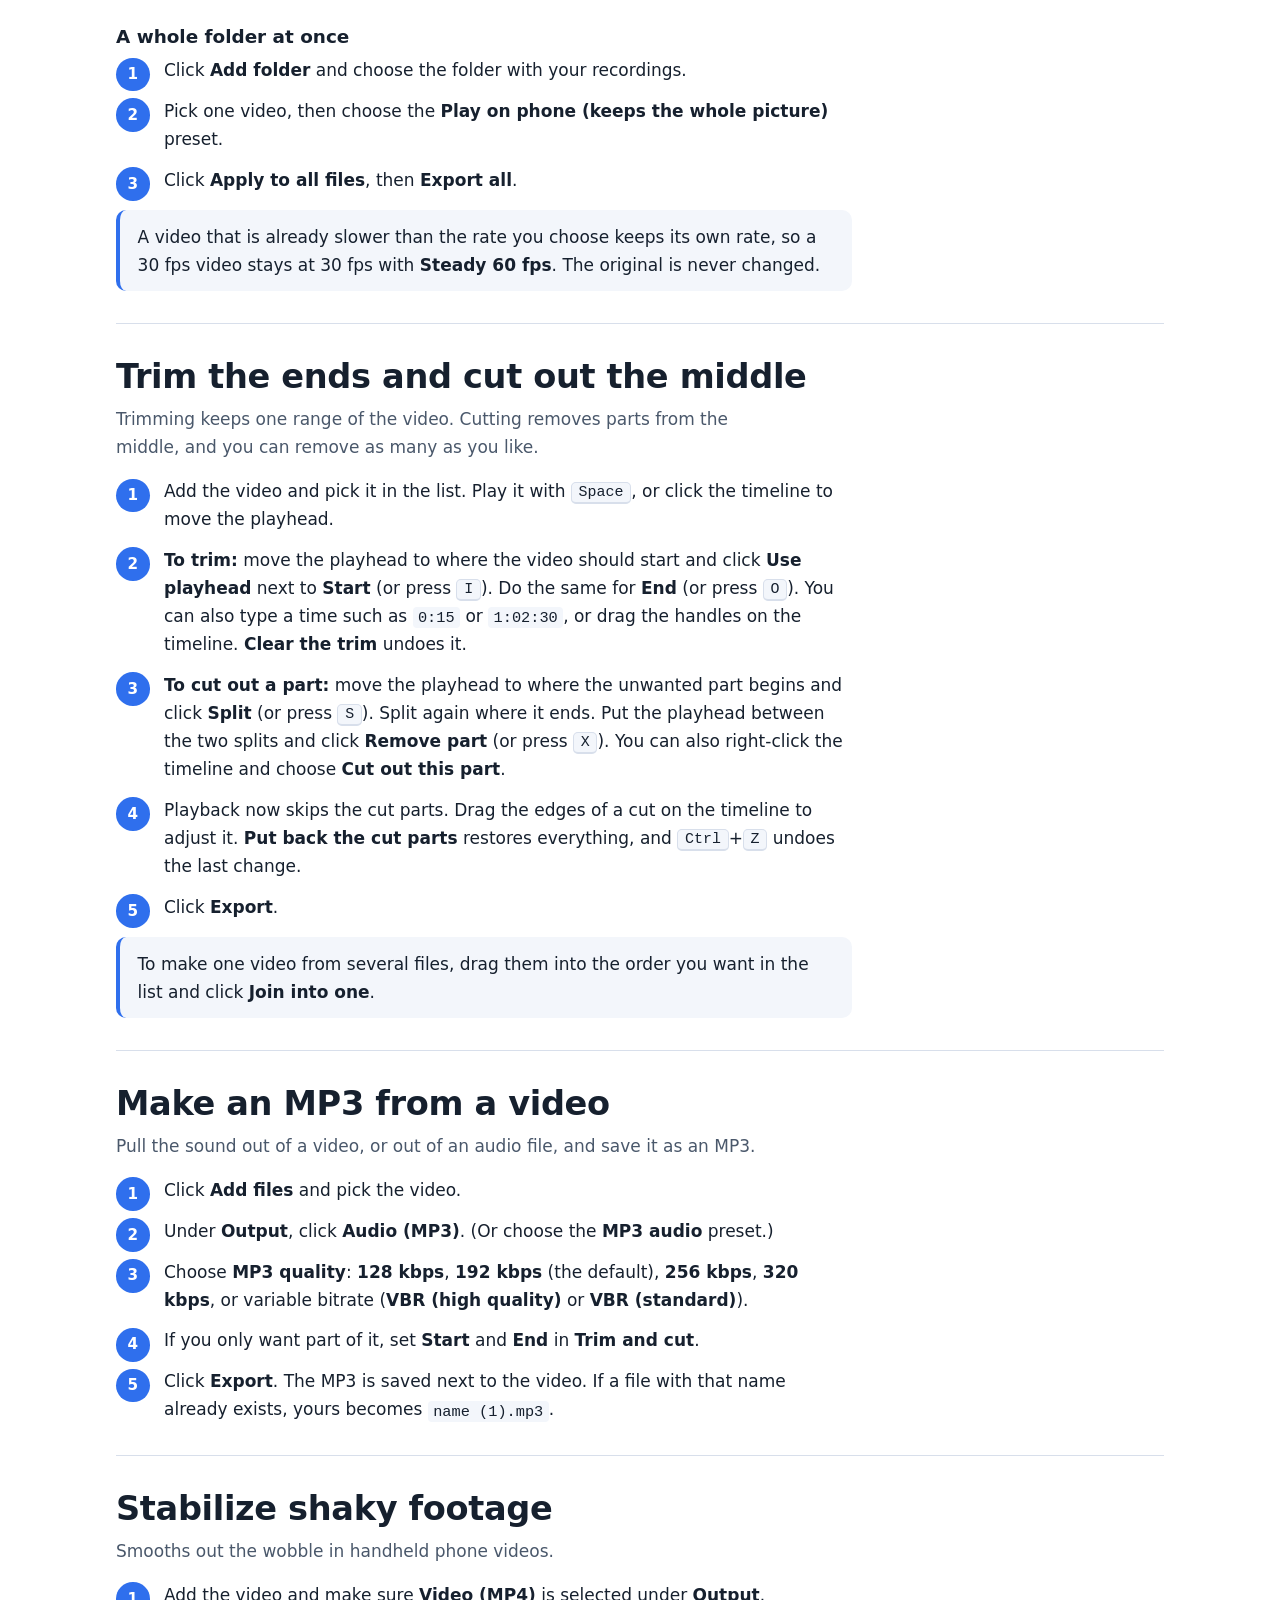
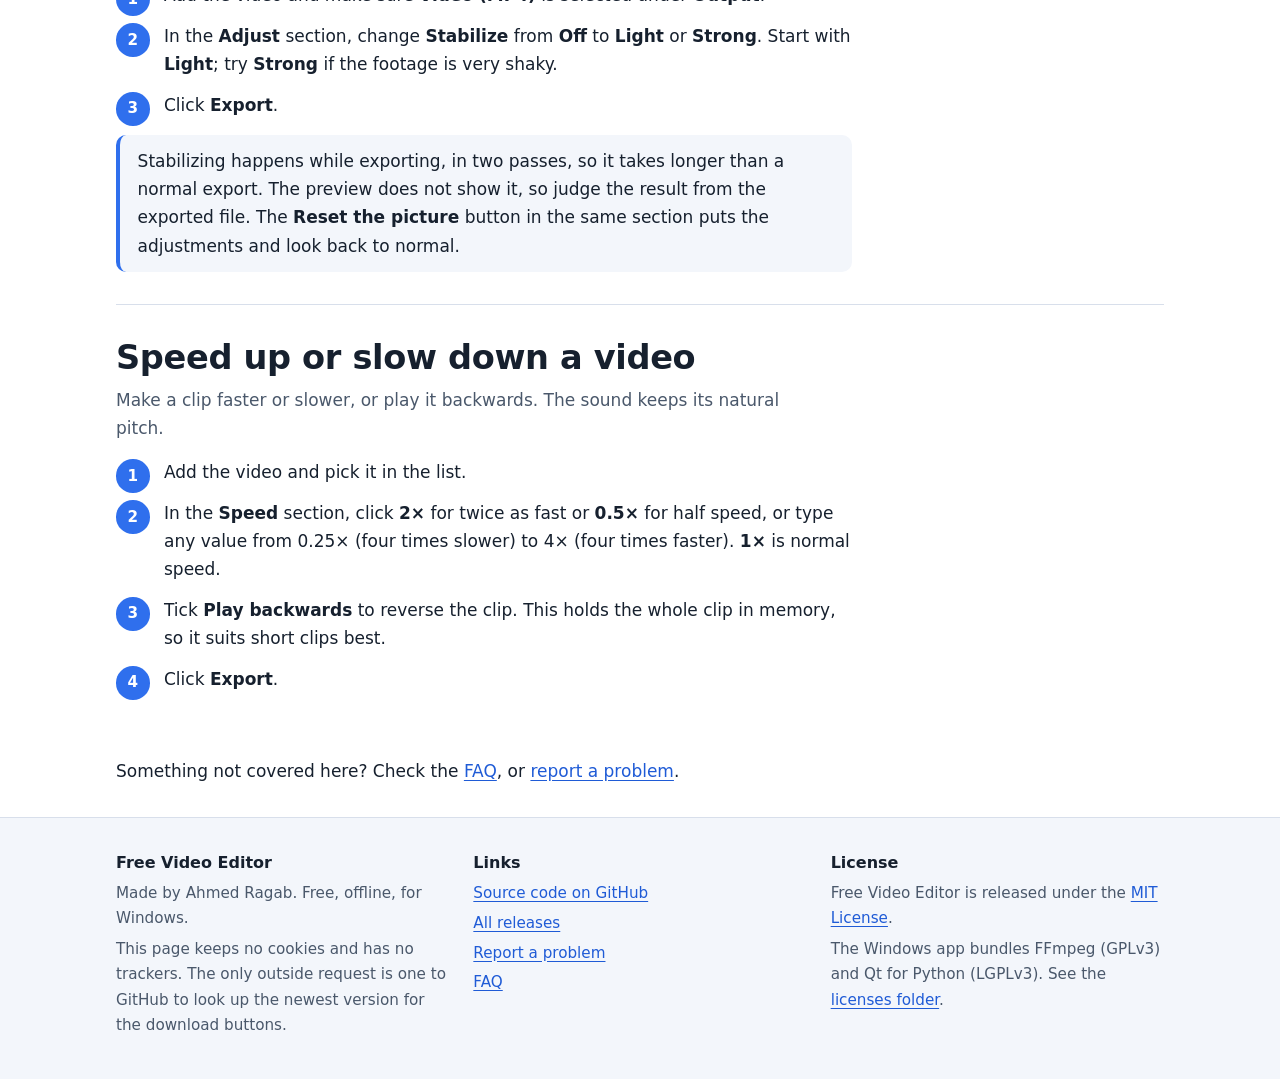
<file: site/guides.html>
<!doctype html>
<html lang="en" dir="ltr">
<head>
<meta charset="utf-8">
<meta name="viewport" content="width=device-width, initial-scale=1">
<title>How-to guides: Free Video Editor</title>
<meta name="description" content="Step-by-step guides for Free Video Editor: make a TikTok, Reels or Shorts video, fix a video that won't play on your phone, trim and cut, make an MP3, stabilize shaky footage, and change speed.">
<meta name="theme-color" content="#4f8cff">
<link rel="alternate" hreflang="en" href="https://ahmed41022.github.io/free-video-editor/guides.html">
<link rel="alternate" hreflang="ar" href="https://ahmed41022.github.io/free-video-editor/ar/guides.html">
<link rel="alternate" hreflang="x-default" href="https://ahmed41022.github.io/free-video-editor/guides.html">
<link rel="icon" href="favicon.ico" sizes="any">
<link rel="icon" type="image/png" sizes="32x32" href="favicon-32.png">
<link rel="apple-touch-icon" href="apple-touch-icon.png">
<link rel="stylesheet" href="style.css">
<script src="site.js" defer></script>
</head>
<body>
<a class="skip" href="#main">Skip to content</a>

<header class="site-header">
  <div class="wrap">
    <a class="brand" href="index.html"><img src="favicon-64.png" alt="" width="32" height="32"> Free Video Editor</a>
    <nav class="nav" aria-label="Main">
      <a href="index.html">Home</a>
      <a href="guides.html" aria-current="page">How-to guides</a>
      <a href="faq.html">FAQ</a>
      <a href="https://github.com/Ahmed41022/free-video-editor">GitHub</a>
      <a class="lang-switch" href="ar/guides.html" hreflang="ar" lang="ar" dir="rtl">العربية</a>
    </nav>
  </div>
</header>

<main id="main">
  <div class="wrap">
    <div class="page-title">
      <h1>How-to guides</h1>
      <p>Short steps for the things people ask about most. Buttons and settings are written the way they appear in the app. Your original files are never changed.</p>
      <ul class="toc" aria-label="Guides">
        <li><a href="#tiktok">TikTok, Reels and Shorts</a></li>
        <li><a href="#phone-fix">Video won't play on phone</a></li>
        <li><a href="#trim-cut">Trim and cut</a></li>
        <li><a href="#mp3">MP3 from a video</a></li>
        <li><a href="#stabilize">Stabilize shaky footage</a></li>
        <li><a href="#speed">Speed up or slow down</a></li>
      </ul>
    </div>

    <article class="guide" id="tiktok">
      <h2>Make a TikTok, Reels or Shorts video from a landscape clip</h2>
      <p class="about">Phone apps want a tall 9:16 video. This turns a wide clip into one, and you choose which part of the picture to keep.</p>
      <ol class="steps">
        <li>Click <b class="ui">Add files</b> (or drop the video onto the window) and click the video in the list on the left.</li>
        <li>Under <b class="ui">Presets</b>, open the menu that says <b class="ui">Choose a preset…</b> and pick <b class="ui">TikTok, Reels, Shorts</b>. This sets the frame to <b class="ui">9:16</b>, crops to fill it, and uses 1080p and high quality.</li>
        <li>A crop box appears on the video. Drag it left or right to choose what stays in the picture. Drag a corner, or scroll, to zoom in. <b class="ui">Center the crop</b> puts it back in the middle.</li>
        <li>Want to keep the whole picture instead? Under <b class="ui">Frame</b>, change <b class="ui">Fit</b> to <b class="ui">Fit inside, blurred background</b> (or <b class="ui">Fit inside, black bars</b>).</li>
        <li>To use only part of the clip, set the <b class="ui">Start</b> and <b class="ui">End</b> under <b class="ui">Trim and cut</b>, or see the <a href="#trim-cut">trim guide</a>.</li>
        <li>Press <b class="ui">B</b> for the <b class="ui">Before / after</b> view if you want to see exactly what the result will look like.</li>
        <li>Click <b class="ui">Export</b>. The video is saved next to the original as <code>name (phone).mp4</code>, and you can follow it in the export queue at the bottom.</li>
      </ol>
      <div class="tip"><p>Several clips at once? Set up one, click <b class="ui">Apply to all files</b>, then <b class="ui">Export all</b>. Each clip keeps its own crop and trim.</p></div>
    </article>

    <article class="guide" id="phone-fix">
      <h2>Fix a video that won't play on your phone</h2>
      <p class="about">Game recordings and screen captures often have a frame rate that changes from moment to moment, and some phones say the video is unsupported. This makes a copy that plays.</p>
      <ol class="steps">
        <li>Click <b class="ui">Add files</b> and pick the video in the list. If its frame rate is the problem, a note under <b class="ui">Frame rate</b> in <b class="ui">Video quality</b> says so.</li>
        <li>Under <b class="ui">Presets</b>, choose <b class="ui">Play on phone (keeps the whole picture)</b>. It keeps the video's shape and sound, makes it no bigger than 1080p, and gives it a steady 60 fps. Want 30 fps instead? Change <b class="ui">Frame rate</b> to <b class="ui">Steady 30 fps</b>.</li>
        <li>Click <b class="ui">Export</b>. The fixed copy is saved next to the original as <code>name (phone-ready).mp4</code>.</li>
      </ol>
      <h3 style="margin-block-start:1.5rem">A whole folder at once</h3>
      <ol class="steps">
        <li>Click <b class="ui">Add folder</b> and choose the folder with your recordings.</li>
        <li>Pick one video, then choose the <b class="ui">Play on phone (keeps the whole picture)</b> preset.</li>
        <li>Click <b class="ui">Apply to all files</b>, then <b class="ui">Export all</b>.</li>
      </ol>
      <div class="tip"><p>A video that is already slower than the rate you choose keeps its own rate, so a 30 fps video stays at 30 fps with <b class="ui">Steady 60 fps</b>. The original is never changed.</p></div>
    </article>

    <article class="guide" id="trim-cut">
      <h2>Trim the ends and cut out the middle</h2>
      <p class="about">Trimming keeps one range of the video. Cutting removes parts from the middle, and you can remove as many as you like.</p>
      <ol class="steps">
        <li>Add the video and pick it in the list. Play it with <kbd>Space</kbd>, or click the timeline to move the playhead.</li>
        <li><b>To trim:</b> move the playhead to where the video should start and click <b class="ui">Use playhead</b> next to <b class="ui">Start</b> (or press <kbd>I</kbd>). Do the same for <b class="ui">End</b> (or press <kbd>O</kbd>). You can also type a time such as <code>0:15</code> or <code>1:02:30</code>, or drag the handles on the timeline. <b class="ui">Clear the trim</b> undoes it.</li>
        <li><b>To cut out a part:</b> move the playhead to where the unwanted part begins and click <b class="ui">Split</b> (or press <kbd>S</kbd>). Split again where it ends. Put the playhead between the two splits and click <b class="ui">Remove part</b> (or press <kbd>X</kbd>). You can also right-click the timeline and choose <b class="ui">Cut out this part</b>.</li>
        <li>Playback now skips the cut parts. Drag the edges of a cut on the timeline to adjust it. <b class="ui">Put back the cut parts</b> restores everything, and <kbd>Ctrl</kbd>+<kbd>Z</kbd> undoes the last change.</li>
        <li>Click <b class="ui">Export</b>.</li>
      </ol>
      <div class="tip"><p>To make one video from several files, drag them into the order you want in the list and click <b class="ui">Join into one</b>.</p></div>
    </article>

    <article class="guide" id="mp3">
      <h2>Make an MP3 from a video</h2>
      <p class="about">Pull the sound out of a video, or out of an audio file, and save it as an MP3.</p>
      <ol class="steps">
        <li>Click <b class="ui">Add files</b> and pick the video.</li>
        <li>Under <b class="ui">Output</b>, click <b class="ui">Audio (MP3)</b>. (Or choose the <b class="ui">MP3 audio</b> preset.)</li>
        <li>Choose <b class="ui">MP3 quality</b>: <b class="ui">128 kbps</b>, <b class="ui">192 kbps</b> (the default), <b class="ui">256 kbps</b>, <b class="ui">320 kbps</b>, or variable bitrate (<b class="ui">VBR (high quality)</b> or <b class="ui">VBR (standard)</b>).</li>
        <li>If you only want part of it, set <b class="ui">Start</b> and <b class="ui">End</b> in <b class="ui">Trim and cut</b>.</li>
        <li>Click <b class="ui">Export</b>. The MP3 is saved next to the video. If a file with that name already exists, yours becomes <code>name (1).mp3</code>.</li>
      </ol>
    </article>

    <article class="guide" id="stabilize">
      <h2>Stabilize shaky footage</h2>
      <p class="about">Smooths out the wobble in handheld phone videos.</p>
      <ol class="steps">
        <li>Add the video and make sure <b class="ui">Video (MP4)</b> is selected under <b class="ui">Output</b>.</li>
        <li>In the <b class="ui">Adjust</b> section, change <b class="ui">Stabilize</b> from <b class="ui">Off</b> to <b class="ui">Light</b> or <b class="ui">Strong</b>. Start with <b class="ui">Light</b>; try <b class="ui">Strong</b> if the footage is very shaky.</li>
        <li>Click <b class="ui">Export</b>.</li>
      </ol>
      <div class="tip"><p>Stabilizing happens while exporting, in two passes, so it takes longer than a normal export. The preview does not show it, so judge the result from the exported file. The <b class="ui">Reset the picture</b> button in the same section puts the adjustments and look back to normal.</p></div>
    </article>

    <article class="guide" id="speed">
      <h2>Speed up or slow down a video</h2>
      <p class="about">Make a clip faster or slower, or play it backwards. The sound keeps its natural pitch.</p>
      <ol class="steps">
        <li>Add the video and pick it in the list.</li>
        <li>In the <b class="ui">Speed</b> section, click <b class="ui">2×</b> for twice as fast or <b class="ui">0.5×</b> for half speed, or type any value from 0.25× (four times slower) to 4× (four times faster). <b class="ui">1×</b> is normal speed.</li>
        <li>Tick <b class="ui">Play backwards</b> to reverse the clip. This holds the whole clip in memory, so it suits short clips best.</li>
        <li>Click <b class="ui">Export</b>.</li>
      </ol>
    </article>

    <p style="margin-block:2rem">Something not covered here? Check the <a href="faq.html">FAQ</a>, or <a href="https://github.com/Ahmed41022/free-video-editor/issues">report a problem</a>.</p>
  </div>
</main>

<footer class="site-footer">
  <div class="wrap">
    <div class="cols">
      <div>
        <h2>Free Video Editor</h2>
        <p>Made by Ahmed Ragab. Free, offline, for Windows.</p>
        <p>This page keeps no cookies and has no trackers. The only outside request is one to GitHub to look up the newest version for the download buttons.</p>
      </div>
      <div>
        <h2>Links</h2>
        <ul>
          <li><a href="https://github.com/Ahmed41022/free-video-editor">Source code on GitHub</a></li>
          <li><a href="https://github.com/Ahmed41022/free-video-editor/releases">All releases</a></li>
          <li><a href="https://github.com/Ahmed41022/free-video-editor/issues">Report a problem</a></li>
          <li><a href="faq.html">FAQ</a></li>
        </ul>
      </div>
      <div>
        <h2>License</h2>
        <p>Free Video Editor is released under the <a href="https://github.com/Ahmed41022/free-video-editor/blob/main/LICENSE">MIT License</a>.</p>
        <p>The Windows app bundles FFmpeg (GPLv3) and Qt for Python (LGPLv3). See the <a href="https://github.com/Ahmed41022/free-video-editor/tree/main/licenses">licenses folder</a>.</p>
      </div>
    </div>
  </div>
</footer>
</body>
</html>
</file>
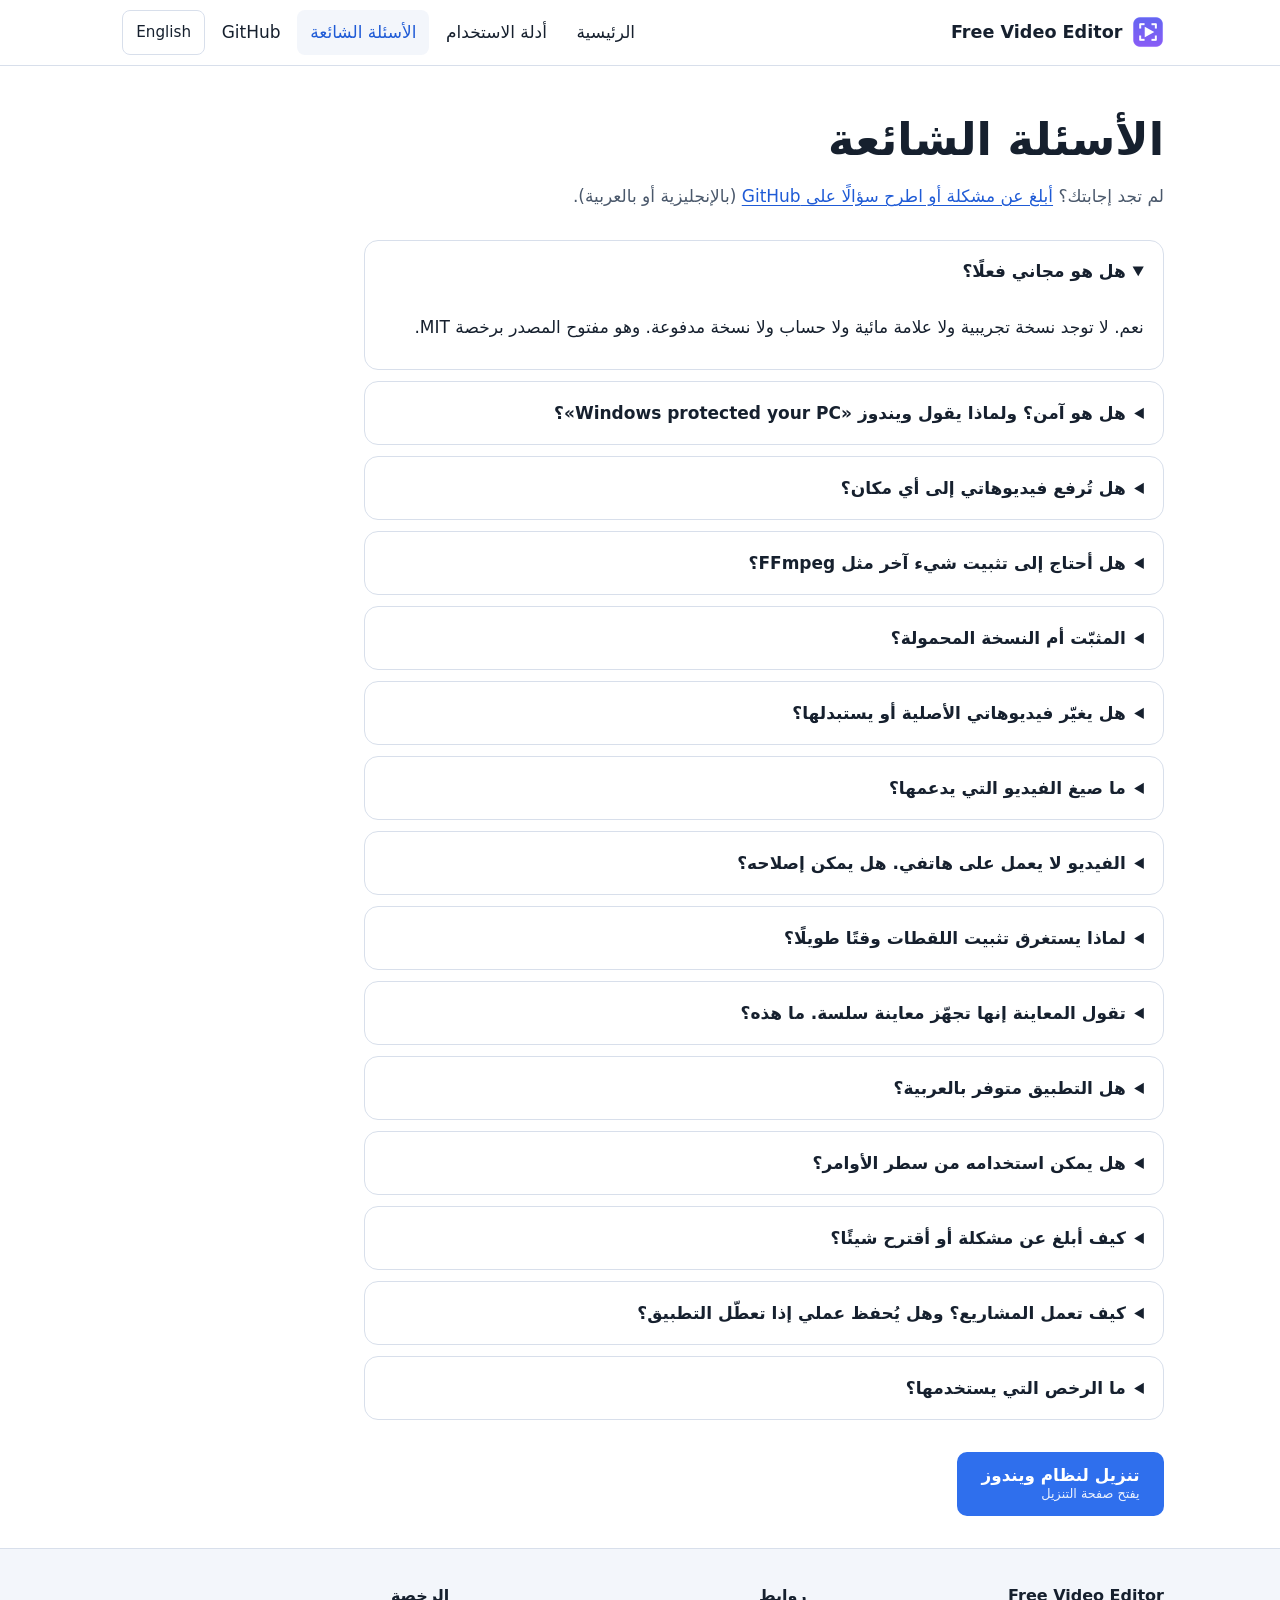
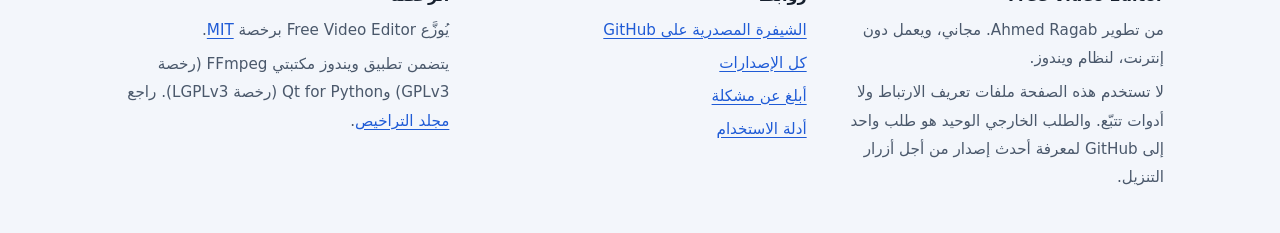
<file: site/ar/faq.html>
<!doctype html>
<html lang="ar" dir="rtl">
<head>
<meta charset="utf-8">
<meta name="viewport" content="width=device-width, initial-scale=1">
<title>الأسئلة الشائعة: Free Video Editor</title>
<meta name="description" content="إجابات عن أسئلة شائعة حول Free Video Editor: هل هو مجاني وآمن، ولماذا يعرض ويندوز تحذيرًا، وما الذي يحتاجه، وكيف تبلّغ عن مشكلة.">
<meta name="theme-color" content="#4f8cff">
<link rel="alternate" hreflang="ar" href="https://ahmed41022.github.io/free-video-editor/ar/faq.html">
<link rel="alternate" hreflang="en" href="https://ahmed41022.github.io/free-video-editor/faq.html">
<link rel="alternate" hreflang="x-default" href="https://ahmed41022.github.io/free-video-editor/faq.html">
<link rel="icon" href="../favicon.ico" sizes="any">
<link rel="icon" type="image/png" sizes="32x32" href="../favicon-32.png">
<link rel="apple-touch-icon" href="../apple-touch-icon.png">
<link rel="stylesheet" href="../style.css">
<script src="../site.js" defer></script>
</head>
<body>
<a class="skip" href="#main">انتقل إلى المحتوى</a>

<header class="site-header">
  <div class="wrap">
    <a class="brand" href="index.html"><img src="../favicon-64.png" alt="" width="32" height="32"> Free Video Editor</a>
    <nav class="nav" aria-label="القائمة الرئيسية">
      <a href="index.html">الرئيسية</a>
      <a href="guides.html">أدلة الاستخدام</a>
      <a href="faq.html" aria-current="page">الأسئلة الشائعة</a>
      <a href="https://github.com/Ahmed41022/free-video-editor">GitHub</a>
      <a class="lang-switch" href="../faq.html" hreflang="en" lang="en" dir="ltr">English</a>
    </nav>
  </div>
</header>

<main id="main">
  <div class="wrap">
    <div class="page-title">
      <h1>الأسئلة الشائعة</h1>
      <p>لم تجد إجابتك؟ <a href="https://github.com/Ahmed41022/free-video-editor/issues">أبلغ عن مشكلة أو اطرح سؤالًا على GitHub</a> (بالإنجليزية أو بالعربية).</p>
    </div>

    <details open>
      <summary>هل هو مجاني فعلًا؟</summary>
      <div class="answer"><p>نعم. لا توجد نسخة تجريبية ولا علامة مائية ولا حساب ولا نسخة مدفوعة. وهو مفتوح المصدر برخصة MIT.</p></div>
    </details>

    <details>
      <summary>هل هو آمن؟ ولماذا يقول ويندوز «Windows protected your PC»؟</summary>
      <div class="answer">
        <p>يحذّر Windows SmartScreen من التطبيقات التي لا يعرفها ومن الملفات غير الموقَّعة رقميًا. هذا التطبيق غير موقَّع رقميًا، لذلك سترى التحذير على الأرجح عند أول تشغيل. للمتابعة اضغط «<b class="ui" lang="en" dir="ltr">More info</b>» (مزيد من المعلومات) ثم «<b class="ui" lang="en" dir="ltr">Run anyway</b>» (تشغيل على أي حال).</p>
        <p>الشيفرة المصدرية منشورة على <a href="https://github.com/Ahmed41022/free-video-editor">GitHub</a>، وتُبنى ملفات التنزيل هناك بسير عمل آلي، ويعرض كل إصدار قيم SHA-256 لتتحقق من الملف الذي نزّلته.</p>
      </div>
    </details>

    <details>
      <summary>هل تُرفع فيديوهاتي إلى أي مكان؟</summary>
      <div class="answer"><p>لا. كل شيء يعمل على حاسوبك. لا يتضمن التطبيق حسابات ولا إعلانات ولا تتبّعًا، ولا يرسل ملفاتك إلى أي جهة. لا يتصل بالإنترنت إلا لفحص اختياري مرة في اليوم بحثًا عن إصدار أحدث (يمكنك إيقافه)، ولتنزيل نموذج الكلام مرة واحدة من Hugging Face إذا استخدمت الترجمة النصية التلقائية. وزر <b>الإبلاغ عن مشكلة</b> يفتح المتصفح على صفحة GitHub.</p></div>
    </details>

    <details>
      <summary>هل أحتاج إلى تثبيت شيء آخر مثل FFmpeg؟</summary>
      <div class="answer"><p>لا. محرك FFmpeg وكل ما يحتاجه التطبيق مضمَّن فيه، في المثبّت وفي النسخة المحمولة على حد سواء.</p></div>
    </details>

    <details>
      <summary>المثبّت أم النسخة المحمولة؟</summary>
      <div class="answer">
        <p>يُثبَّت <b>المثبّت</b> لحسابك أنت فقط (دون صلاحيات المسؤول، أو اختر التثبيت لكل المستخدمين)، ويضيف اختصارًا في قائمة ابدأ، واختصارًا اختياريًا على سطح المكتب، وخيار «<b class="ui" lang="en" dir="ltr">Open with Free Video Editor</b>» (فتح باستخدام Free Video Editor) لملفات الفيديو والصوت. ولا يغيّر التطبيق الذي تُفتح به ملفاتك افتراضيًا. ولإزالته افتح «<b class="ui" lang="en" dir="ltr">Settings</b>» (الإعدادات) ثم «<b class="ui" lang="en" dir="ltr">Apps</b>» (التطبيقات) في ويندوز.</p>
        <p>أما <b>النسخة المحمولة</b> فهي ملف واحد هو <code dir="ltr">FreeVideoEditor.exe</code>. انقر عليه نقرًا مزدوجًا ولا يُثبَّت شيء.</p>
      </div>
    </details>

    <details>
      <summary>هل يغيّر فيديوهاتي الأصلية أو يستبدلها؟</summary>
      <div class="answer"><p>أبدًا. تُحفظ النتائج كملفات جديدة بجانب الأصل، مثل <code dir="ltr">name (phone).mp4</code>، وإذا كان الاسم مستخدمًا يُضاف رقم إلى الملف الجديد، مثل <code dir="ltr">file (1).mp3</code>. ويمكنك أيضًا اختيار مجلد آخر من قسم «<b class="ui" lang="en" dir="ltr">Save to</b>» (حفظ في).</p></div>
    </details>

    <details>
      <summary>ما صيغ الفيديو التي يدعمها؟</summary>
      <div class="answer"><p>MP4 وMOV وMKV وAVI وWEBM وM4V وغيرها من صيغ الفيديو الشائعة. ويفتح أيضًا الملفات الصوتية (MP3 وM4A وAAC وWAV وFLAC وOGG وOPUS) لتقصّها أو تحذف منها أو تحفظها بصيغة MP3. تُصدَّر الفيديوهات بصيغة MP4، والصوت بصيغة MP3.</p></div>
    </details>

    <details>
      <summary>الفيديو لا يعمل على هاتفي. هل يمكن إصلاحه؟</summary>
      <div class="answer"><p>غالبًا نعم. تسجيلات الألعاب ولقطات الشاشة كثيرًا ما يكون معدل إطاراتها متغيّرًا، وبعض الهواتف ترفض تشغيلها. اختر الإعداد الجاهز «<b class="ui" lang="en" dir="ltr">Play on phone (keeps the whole picture)</b>» (التشغيل على الهاتف مع الإبقاء على الصورة كاملة) ثم اضغط «<b class="ui" lang="en" dir="ltr">Export</b>» (تصدير). راجع <a href="guides.html#phone-fix">الدليل خطوة بخطوة</a>.</p></div>
    </details>

    <details>
      <summary>لماذا يستغرق تثبيت اللقطات وقتًا طويلًا؟</summary>
      <div class="answer"><p>يجري التثبيت أثناء التصدير على مرحلتين: يدرس أولًا كيف تحركت الكاميرا، ثم يُنعّم الحركة. ويستغرق هذا وقتًا أطول من التصدير العادي، ولا تعرض المعاينة أثره.</p></div>
    </details>

    <details>
      <summary>تقول المعاينة إنها تجهّز معاينة سلسة. ما هذه؟</summary>
      <div class="answer">
        <p>من الصعب تشغيل فيديوهات 4K والفيديوهات عالية معدل البت وتسجيلات الألعاب السريعة في الوقت الفعلي، لذلك يشغّل المحرر نسخة صغيرة منها بدلًا من الأصل، ويصنعها في الخلفية. النسخة للمشاهدة فقط: القص والمقارنة قبل/بعد والتصدير تستخدم دائمًا الملف الأصلي. ويمكنك إيقاف ذلك من «<b class="ui" lang="en" dir="ltr">View → Smooth previews for large videos</b>» (عرض ← معاينة سلسة للفيديوهات الكبيرة).</p>
        <p>النسخة الخاصة بالملف المحدد هي التي تحصل على العمل. وإذا اخترت ملفًا آخر، تتوقف النسخة الجاري تجهيزها مؤقتًا عند النقطة التي بلغتها (لا تُلغى) وتستأنف حين تعود إليها، أو حين تنتهي النسخة الأخرى. يمكن أن تشغل النسخ المتوقفة مؤقتًا معًا ما يصل إلى 10% من ذاكرة جهازك (وتُحذف الأقدم أولًا إن زادت على ذلك)، وتُحذف النسخة التي لا تعود إليها خلال 5 دقائق لتوفير الذاكرة.</p>
        <p>لمشاهدة ملف كما هو، انقر عليه بزر الفأرة الأيمن في القائمة وفعّل «<b class="ui" lang="en" dir="ltr">Play this file as it is</b>» (تشغيل هذا الملف كما هو) (أو «<b class="ui" lang="en" dir="ltr">View → Play the selected file as it is</b>» (عرض ← تشغيل الملف المحدد كما هو)). تتوقف نسخته مؤقتًا ولا تُلغى، وتستأنف من حيث توقفت عند إلغاء التفعيل. وما دام أصل كبير يُشغَّل بهذه الطريقة، تبقى النسخ الأخرى المتوقفة مؤقتًا متوقفة، فلا يزداد الحمل على جهازك.</p>
      </div>
    </details>

    <details>
      <summary>هل التطبيق متوفر بالعربية؟</summary>
      <div class="answer"><p>نعم، من الإصدار 3.0. للتطبيق واجهة عربية كاملة تُعرض من اليمين إلى اليسار، وهي تتبع لغة ويندوز تلقائيًا إذا كانت عربية. ويمكنك تغيير اللغة في أي وقت من «عرض» ثم «اللغة» (<b class="ui" lang="en" dir="ltr">View → Language</b>)، وتسري اللغة الجديدة بعد إعادة تشغيل التطبيق. أما الخط الزمني ومشغّل الفيديو فيبقيان من اليسار إلى اليمين، لأن الزمن يسير في هذا الاتجاه في برامج المونتاج. وهذا الموقع بأدلته وأسئلته الشائعة متوفر بالعربية أيضًا، وتُكتب فيه أسماء الأزرار بالإنجليزية كما تظهر في الواجهة الإنجليزية.</p></div>
    </details>

    <details>
      <summary>هل يمكن استخدامه من سطر الأوامر؟</summary>
      <div class="answer"><p>نعم. عند تشغيله من الشيفرة المصدرية يمكنك تمرير الملفات إليه لتحويلها دون فتح النافذة. الخيارات مذكورة في <a href="https://github.com/Ahmed41022/free-video-editor#command-line">ملف README</a> (بالإنجليزية).</p></div>
    </details>

    <details>
      <summary>كيف أبلغ عن مشكلة أو أقترح شيئًا؟</summary>
      <div class="answer">
        <p>افتح بلاغًا (issue) على <a href="https://github.com/Ahmed41022/free-video-editor/issues">GitHub</a>. ومن داخل التطبيق يمكن أن يوصلك «<b class="ui" lang="en" dir="ltr">Help → Report a problem…</b>» (مساعدة ← الإبلاغ عن مشكلة) إلى هناك، وإذا فشل تصدير ما فإن زر «<b class="ui" lang="en" dir="ltr">Details</b>» (التفاصيل) يعرض سبب الفشل. ويكتب التطبيق أيضًا ملف سجل يمكنك إرفاقه بالبلاغ، ويفتح «<b class="ui" lang="en" dir="ltr">Help → Open the log folder</b>» (مساعدة ← فتح مجلد السجل) مكانه.</p>
      </div>
    </details>

    <details>
      <summary>كيف تعمل المشاريع؟ وهل يُحفظ عملي إذا تعطّل التطبيق؟</summary>
      <div class="answer">
        <p>يفتح التطبيق على صفحة رئيسية. اختر «<b class="ui" lang="en" dir="ltr">New project</b>» (مشروع جديد) أو أضِف ملفات واضغط <kbd>Ctrl</kbd>+<kbd>S</kbd> لإنشاء مشروع يحفظ ملفاتك وإعدادات كل ملف والملف المحدد، فتغلق التطبيق وتتابع لاحقًا من بطاقته. يُحفظ المشروع تلقائيًا أثناء العمل (مرة كل 30 ثانية على الأكثر وعند الخروج)، ويعرض شريط الحالة «جارٍ الحفظ…» ثم «تم الحفظ». ولا يجوز أن يتكرر اسم مشروع (حالة الأحرف لا تُحتسب). وإذا نُقل فيديو أو حُذف يبقى في المشروع بعلامة تدل على ذلك ولا يُحذف عند الحفظ التالي.</p>
        <p>إذا عملت بلا مشروع تُحفظ نسخة استرداد أثناء العمل، وبعد أي تعطّل تعرض الصفحة الرئيسية «استعادة العمل المحفوظ في» ذلك التاريخ. وعند الخروج وفي التطبيق ملفات بلا مشروع يسأل التطبيق: حفظ كمشروع أم تجاهل أم إلغاء.</p>
        <p>لإخفاء سجلّ مشاريعك ألغِ تحديد «<b class="ui" lang="en" dir="ltr">Project → Show my projects on the home page</b>» (أو اضغط «إخفاء» فوق البطاقات)؛ لا يُحذف شيء ويمكنك إظهارها بالطريقة نفسها. ولإزالة مشروع واحد من السجل استخدم «حذف» في بطاقته: يُزال المشروع فقط ولا تُحذف مقاطع الفيديو أبدًا.</p>
        <p>المشاريع ملفات صغيرة في <code dir="ltr">%LOCALAPPDATA%\Free Video Editor\projects</code>، ولا تحتوي مقاطع الفيديو نفسها، وحذف مشروع لا يحذف أي فيديو.</p>
      </div>
    </details>

    <details>
      <summary>ما الرخص التي يستخدمها؟</summary>
      <div class="answer"><p>يُوزَّع Free Video Editor برخصة <a href="https://github.com/Ahmed41022/free-video-editor/blob/main/LICENSE">MIT</a>. ويتضمن تطبيق ويندوز مكتبتي FFmpeg (رخصة GPLv3) وQt for Python (رخصة LGPLv3)؛ وإشعاراتهما في <a href="https://github.com/Ahmed41022/free-video-editor/tree/main/licenses">مجلد التراخيص</a>.</p></div>
    </details>

    <p style="margin-block:2rem"><a class="btn" href="https://github.com/Ahmed41022/free-video-editor/releases/latest" data-download="installer"><span class="btn-text">تنزيل لنظام ويندوز <small data-note="installer">يفتح صفحة التنزيل</small></span></a></p>
  </div>
</main>

<footer class="site-footer">
  <div class="wrap">
    <div class="cols">
      <div>
        <h2>Free Video Editor</h2>
        <p>من تطوير Ahmed Ragab. مجاني، ويعمل دون إنترنت، لنظام ويندوز.</p>
        <p>لا تستخدم هذه الصفحة ملفات تعريف الارتباط ولا أدوات تتبّع. والطلب الخارجي الوحيد هو طلب واحد إلى GitHub لمعرفة أحدث إصدار من أجل أزرار التنزيل.</p>
      </div>
      <div>
        <h2>روابط</h2>
        <ul>
          <li><a href="https://github.com/Ahmed41022/free-video-editor">الشيفرة المصدرية على GitHub</a></li>
          <li><a href="https://github.com/Ahmed41022/free-video-editor/releases">كل الإصدارات</a></li>
          <li><a href="https://github.com/Ahmed41022/free-video-editor/issues">أبلغ عن مشكلة</a></li>
          <li><a href="guides.html">أدلة الاستخدام</a></li>
        </ul>
      </div>
      <div>
        <h2>الرخصة</h2>
        <p>يُوزَّع Free Video Editor برخصة <a href="https://github.com/Ahmed41022/free-video-editor/blob/main/LICENSE">MIT</a>.</p>
        <p>يتضمن تطبيق ويندوز مكتبتي FFmpeg (رخصة GPLv3) وQt for Python (رخصة LGPLv3). راجع <a href="https://github.com/Ahmed41022/free-video-editor/tree/main/licenses">مجلد التراخيص</a>.</p>
      </div>
    </div>
  </div>
</footer>
</body>
</html>
</file>
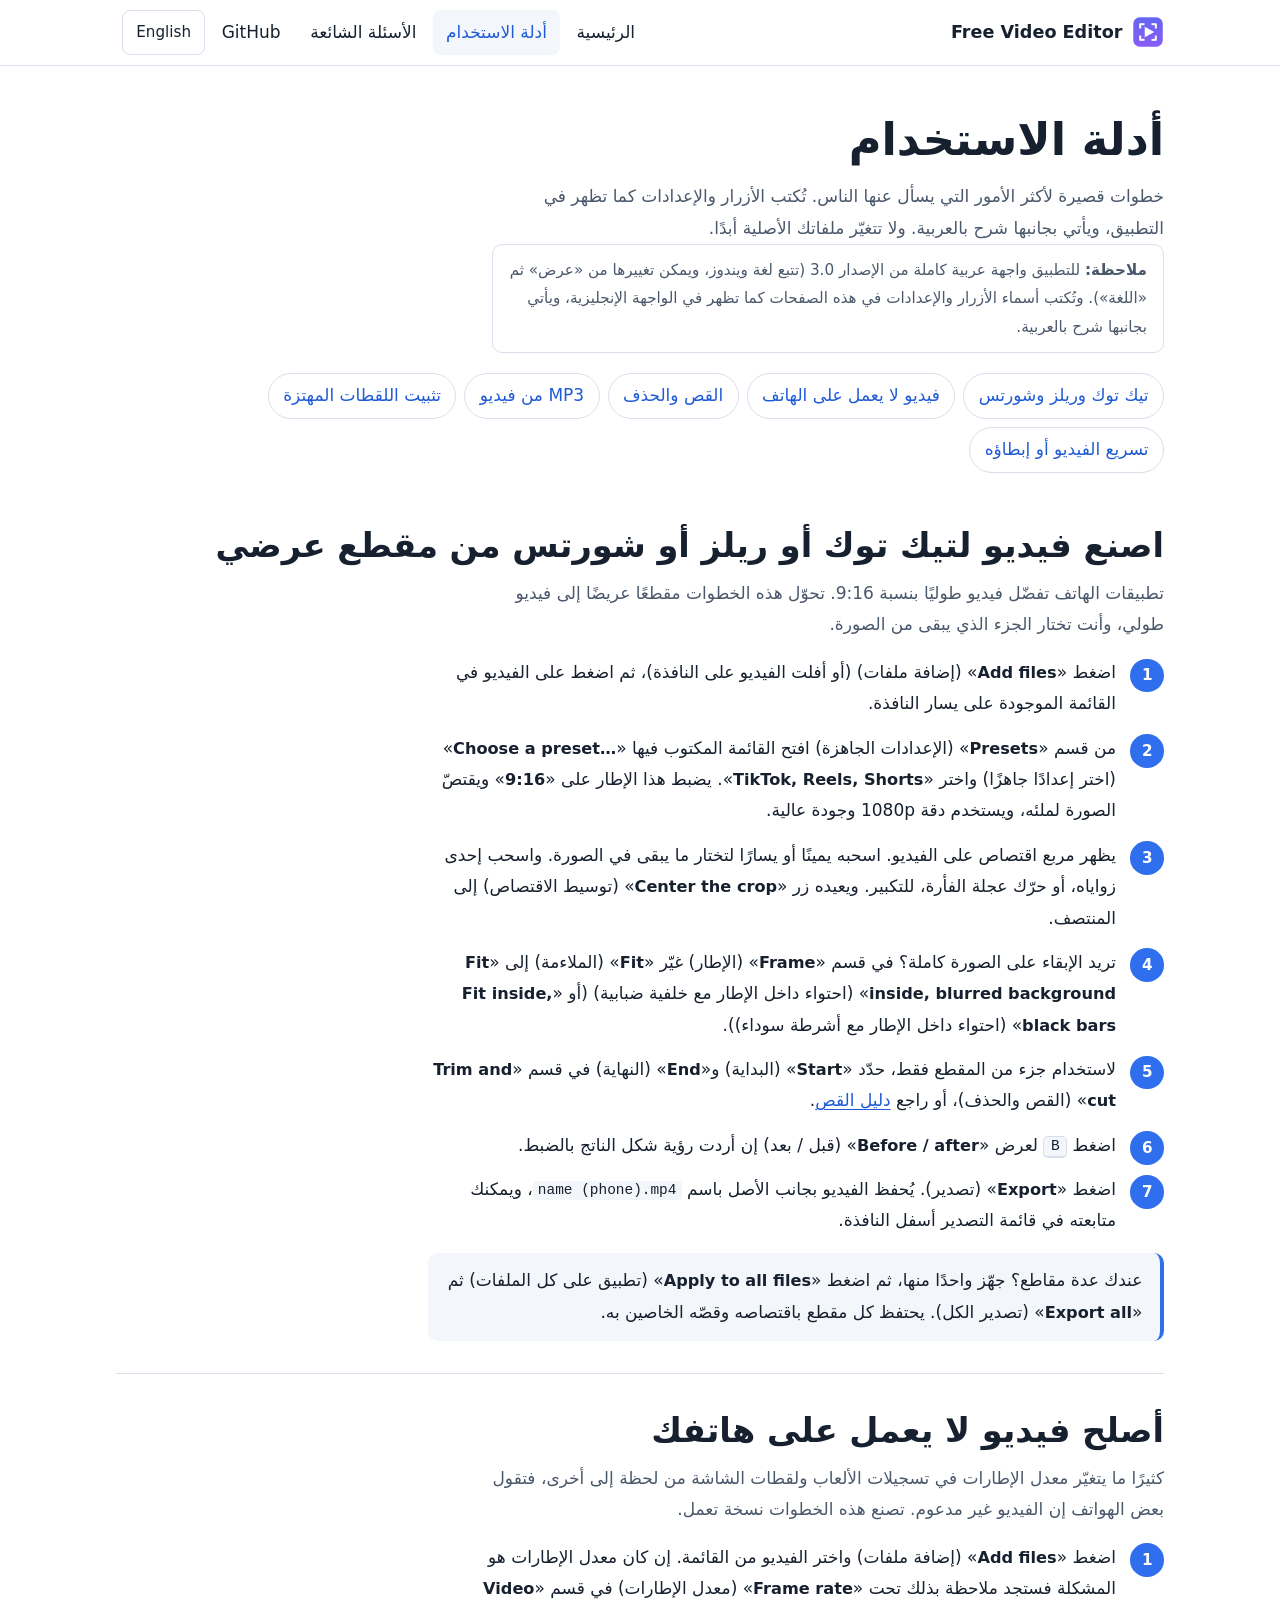
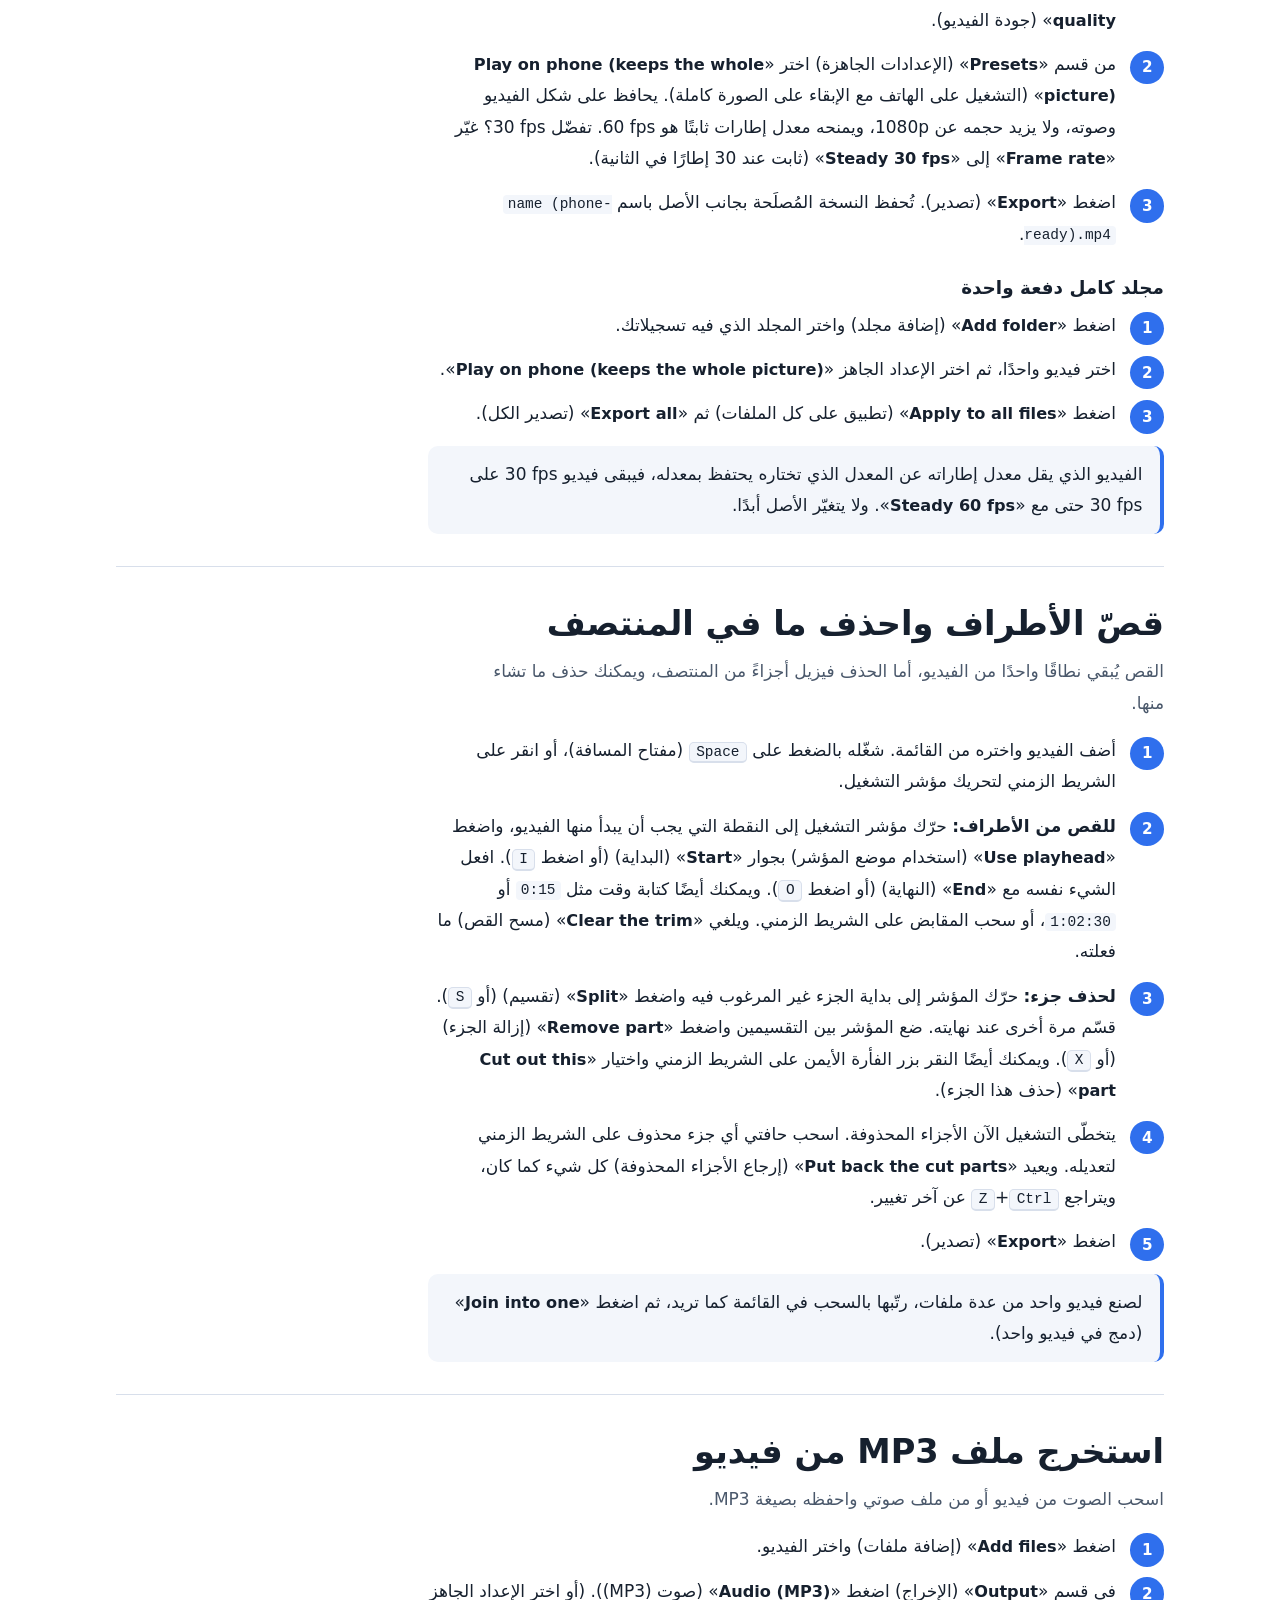
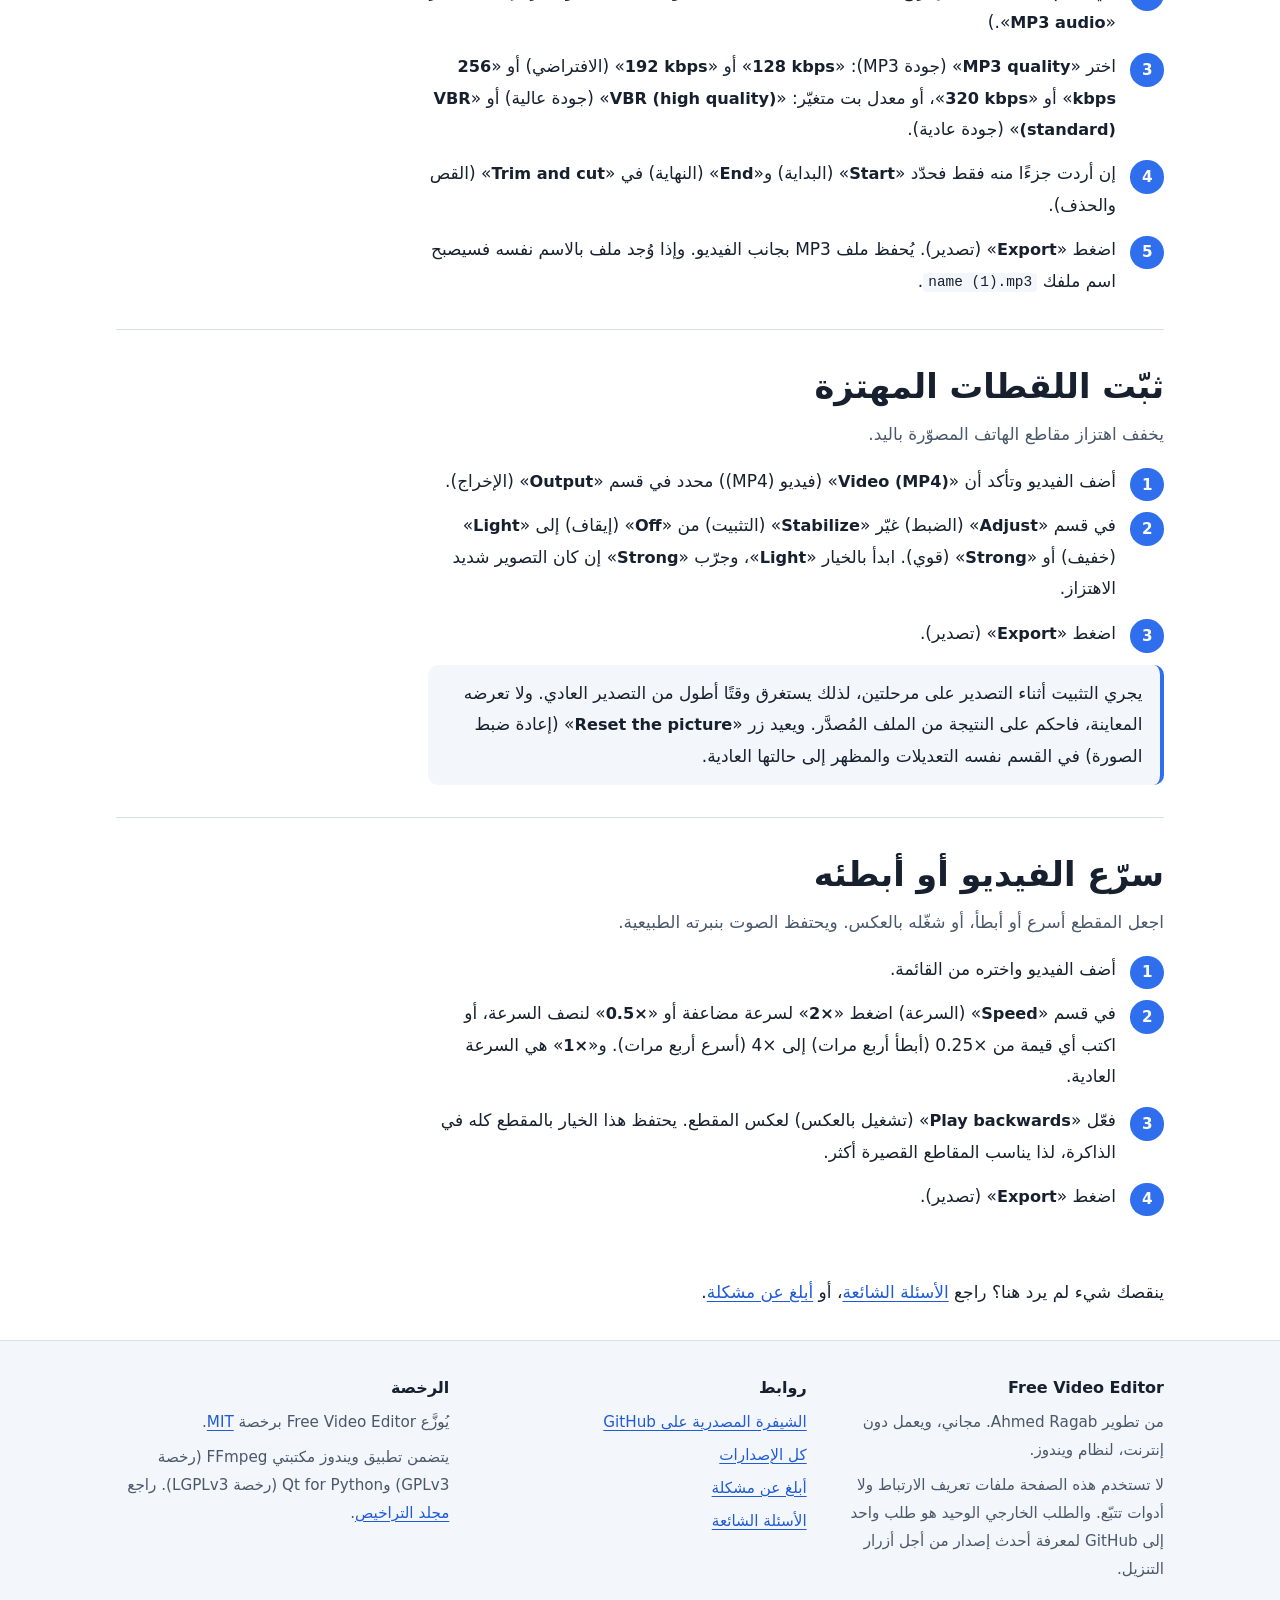
<file: site/ar/guides.html>
<!doctype html>
<html lang="ar" dir="rtl">
<head>
<meta charset="utf-8">
<meta name="viewport" content="width=device-width, initial-scale=1">
<title>أدلة الاستخدام: Free Video Editor</title>
<meta name="description" content="خطوات قصيرة لصنع فيديو لتيك توك وريلز وشورتس، وإصلاح فيديو لا يعمل على الهاتف، والقص والحذف، واستخراج MP3، وتثبيت اللقطات المهتزة، وتغيير السرعة.">
<meta name="theme-color" content="#4f8cff">
<link rel="alternate" hreflang="ar" href="https://ahmed41022.github.io/free-video-editor/ar/guides.html">
<link rel="alternate" hreflang="en" href="https://ahmed41022.github.io/free-video-editor/guides.html">
<link rel="alternate" hreflang="x-default" href="https://ahmed41022.github.io/free-video-editor/guides.html">
<link rel="icon" href="../favicon.ico" sizes="any">
<link rel="icon" type="image/png" sizes="32x32" href="../favicon-32.png">
<link rel="apple-touch-icon" href="../apple-touch-icon.png">
<link rel="stylesheet" href="../style.css">
<script src="../site.js" defer></script>
</head>
<body>
<a class="skip" href="#main">انتقل إلى المحتوى</a>

<header class="site-header">
  <div class="wrap">
    <a class="brand" href="index.html"><img src="../favicon-64.png" alt="" width="32" height="32"> Free Video Editor</a>
    <nav class="nav" aria-label="القائمة الرئيسية">
      <a href="index.html">الرئيسية</a>
      <a href="guides.html" aria-current="page">أدلة الاستخدام</a>
      <a href="faq.html">الأسئلة الشائعة</a>
      <a href="https://github.com/Ahmed41022/free-video-editor">GitHub</a>
      <a class="lang-switch" href="../guides.html" hreflang="en" lang="en" dir="ltr">English</a>
    </nav>
  </div>
</header>

<main id="main">
  <div class="wrap">
    <div class="page-title">
      <h1>أدلة الاستخدام</h1>
      <p>خطوات قصيرة لأكثر الأمور التي يسأل عنها الناس. تُكتب الأزرار والإعدادات كما تظهر في التطبيق، ويأتي بجانبها شرح بالعربية. ولا تتغيّر ملفاتك الأصلية أبدًا.</p>
      <p class="app-note"><b>ملاحظة:</b> للتطبيق واجهة عربية كاملة من الإصدار 3.0 (تتبع لغة ويندوز، ويمكن تغييرها من «عرض» ثم «اللغة»). وتُكتب أسماء الأزرار والإعدادات في هذه الصفحات كما تظهر في الواجهة الإنجليزية، ويأتي بجانبها شرح بالعربية.</p>
      <ul class="toc" aria-label="الأدلة">
        <li><a href="#tiktok">تيك توك وريلز وشورتس</a></li>
        <li><a href="#phone-fix">فيديو لا يعمل على الهاتف</a></li>
        <li><a href="#trim-cut">القص والحذف</a></li>
        <li><a href="#mp3">MP3 من فيديو</a></li>
        <li><a href="#stabilize">تثبيت اللقطات المهتزة</a></li>
        <li><a href="#speed">تسريع الفيديو أو إبطاؤه</a></li>
      </ul>
    </div>

    <article class="guide" id="tiktok">
      <h2>اصنع فيديو لتيك توك أو ريلز أو شورتس من مقطع عرضي</h2>
      <p class="about">تطبيقات الهاتف تفضّل فيديو طوليًا بنسبة <span dir="ltr">9:16</span>. تحوّل هذه الخطوات مقطعًا عريضًا إلى فيديو طولي، وأنت تختار الجزء الذي يبقى من الصورة.</p>
      <ol class="steps">
        <li>اضغط «<b class="ui" lang="en" dir="ltr">Add files</b>» (إضافة ملفات) (أو أفلت الفيديو على النافذة)، ثم اضغط على الفيديو في القائمة الموجودة على يسار النافذة.</li>
        <li>من قسم «<b class="ui" lang="en" dir="ltr">Presets</b>» (الإعدادات الجاهزة) افتح القائمة المكتوب فيها «<b class="ui" lang="en" dir="ltr">Choose a preset…</b>» (اختر إعدادًا جاهزًا) واختر «<b class="ui" lang="en" dir="ltr">TikTok, Reels, Shorts</b>». يضبط هذا الإطار على «<b class="ui" lang="en" dir="ltr">9:16</b>» ويقتصّ الصورة لملئه، ويستخدم دقة <span dir="ltr">1080p</span> وجودة عالية.</li>
        <li>يظهر مربع اقتصاص على الفيديو. اسحبه يمينًا أو يسارًا لتختار ما يبقى في الصورة. واسحب إحدى زواياه، أو حرّك عجلة الفأرة، للتكبير. ويعيده زر «<b class="ui" lang="en" dir="ltr">Center the crop</b>» (توسيط الاقتصاص) إلى المنتصف.</li>
        <li>تريد الإبقاء على الصورة كاملة؟ في قسم «<b class="ui" lang="en" dir="ltr">Frame</b>» (الإطار) غيّر «<b class="ui" lang="en" dir="ltr">Fit</b>» (الملاءمة) إلى «<b class="ui" lang="en" dir="ltr">Fit inside, blurred background</b>» (احتواء داخل الإطار مع خلفية ضبابية) (أو «<b class="ui" lang="en" dir="ltr">Fit inside, black bars</b>» (احتواء داخل الإطار مع أشرطة سوداء)).</li>
        <li>لاستخدام جزء من المقطع فقط، حدّد «<b class="ui" lang="en" dir="ltr">Start</b>» (البداية) و«<b class="ui" lang="en" dir="ltr">End</b>» (النهاية) في قسم «<b class="ui" lang="en" dir="ltr">Trim and cut</b>» (القص والحذف)، أو راجع <a href="#trim-cut">دليل القص</a>.</li>
        <li>اضغط <kbd dir="ltr">B</kbd> لعرض «<b class="ui" lang="en" dir="ltr">Before / after</b>» (قبل / بعد) إن أردت رؤية شكل الناتج بالضبط.</li>
        <li>اضغط «<b class="ui" lang="en" dir="ltr">Export</b>» (تصدير). يُحفظ الفيديو بجانب الأصل باسم <code dir="ltr">name (phone).mp4</code>، ويمكنك متابعته في قائمة التصدير أسفل النافذة.</li>
      </ol>
      <div class="tip"><p>عندك عدة مقاطع؟ جهّز واحدًا منها، ثم اضغط «<b class="ui" lang="en" dir="ltr">Apply to all files</b>» (تطبيق على كل الملفات) ثم «<b class="ui" lang="en" dir="ltr">Export all</b>» (تصدير الكل). يحتفظ كل مقطع باقتصاصه وقصّه الخاصين به.</p></div>
    </article>

    <article class="guide" id="phone-fix">
      <h2>أصلح فيديو لا يعمل على هاتفك</h2>
      <p class="about">كثيرًا ما يتغيّر معدل الإطارات في تسجيلات الألعاب ولقطات الشاشة من لحظة إلى أخرى، فتقول بعض الهواتف إن الفيديو غير مدعوم. تصنع هذه الخطوات نسخة تعمل.</p>
      <ol class="steps">
        <li>اضغط «<b class="ui" lang="en" dir="ltr">Add files</b>» (إضافة ملفات) واختر الفيديو من القائمة. إن كان معدل الإطارات هو المشكلة فستجد ملاحظة بذلك تحت «<b class="ui" lang="en" dir="ltr">Frame rate</b>» (معدل الإطارات) في قسم «<b class="ui" lang="en" dir="ltr">Video quality</b>» (جودة الفيديو).</li>
        <li>من قسم «<b class="ui" lang="en" dir="ltr">Presets</b>» (الإعدادات الجاهزة) اختر «<b class="ui" lang="en" dir="ltr">Play on phone (keeps the whole picture)</b>» (التشغيل على الهاتف مع الإبقاء على الصورة كاملة). يحافظ على شكل الفيديو وصوته، ولا يزيد حجمه عن <span dir="ltr">1080p</span>، ويمنحه معدل إطارات ثابتًا هو <span dir="ltr">60 fps</span>. تفضّل <span dir="ltr">30 fps</span>؟ غيّر «<b class="ui" lang="en" dir="ltr">Frame rate</b>» إلى «<b class="ui" lang="en" dir="ltr">Steady 30 fps</b>» (ثابت عند 30 إطارًا في الثانية).</li>
        <li>اضغط «<b class="ui" lang="en" dir="ltr">Export</b>» (تصدير). تُحفظ النسخة المُصلَحة بجانب الأصل باسم <code dir="ltr">name (phone-ready).mp4</code>.</li>
      </ol>
      <h3 style="margin-block-start:1.5rem">مجلد كامل دفعة واحدة</h3>
      <ol class="steps">
        <li>اضغط «<b class="ui" lang="en" dir="ltr">Add folder</b>» (إضافة مجلد) واختر المجلد الذي فيه تسجيلاتك.</li>
        <li>اختر فيديو واحدًا، ثم اختر الإعداد الجاهز «<b class="ui" lang="en" dir="ltr">Play on phone (keeps the whole picture)</b>».</li>
        <li>اضغط «<b class="ui" lang="en" dir="ltr">Apply to all files</b>» (تطبيق على كل الملفات) ثم «<b class="ui" lang="en" dir="ltr">Export all</b>» (تصدير الكل).</li>
      </ol>
      <div class="tip"><p>الفيديو الذي يقل معدل إطاراته عن المعدل الذي تختاره يحتفظ بمعدله، فيبقى فيديو <span dir="ltr">30 fps</span> على <span dir="ltr">30 fps</span> حتى مع «<b class="ui" lang="en" dir="ltr">Steady 60 fps</b>». ولا يتغيّر الأصل أبدًا.</p></div>
    </article>

    <article class="guide" id="trim-cut">
      <h2>قصّ الأطراف واحذف ما في المنتصف</h2>
      <p class="about">القص يُبقي نطاقًا واحدًا من الفيديو، أما الحذف فيزيل أجزاءً من المنتصف، ويمكنك حذف ما تشاء منها.</p>
      <ol class="steps">
        <li>أضف الفيديو واختره من القائمة. شغّله بالضغط على <kbd dir="ltr">Space</kbd> (مفتاح المسافة)، أو انقر على الشريط الزمني لتحريك مؤشر التشغيل.</li>
        <li><b>للقص من الأطراف:</b> حرّك مؤشر التشغيل إلى النقطة التي يجب أن يبدأ منها الفيديو، واضغط «<b class="ui" lang="en" dir="ltr">Use playhead</b>» (استخدام موضع المؤشر) بجوار «<b class="ui" lang="en" dir="ltr">Start</b>» (البداية) (أو اضغط <kbd dir="ltr">I</kbd>). افعل الشيء نفسه مع «<b class="ui" lang="en" dir="ltr">End</b>» (النهاية) (أو اضغط <kbd dir="ltr">O</kbd>). ويمكنك أيضًا كتابة وقت مثل <code dir="ltr">0:15</code> أو <code dir="ltr">1:02:30</code>، أو سحب المقابض على الشريط الزمني. ويلغي «<b class="ui" lang="en" dir="ltr">Clear the trim</b>» (مسح القص) ما فعلته.</li>
        <li><b>لحذف جزء:</b> حرّك المؤشر إلى بداية الجزء غير المرغوب فيه واضغط «<b class="ui" lang="en" dir="ltr">Split</b>» (تقسيم) (أو <kbd dir="ltr">S</kbd>). قسّم مرة أخرى عند نهايته. ضع المؤشر بين التقسيمين واضغط «<b class="ui" lang="en" dir="ltr">Remove part</b>» (إزالة الجزء) (أو <kbd dir="ltr">X</kbd>). ويمكنك أيضًا النقر بزر الفأرة الأيمن على الشريط الزمني واختيار «<b class="ui" lang="en" dir="ltr">Cut out this part</b>» (حذف هذا الجزء).</li>
        <li>يتخطّى التشغيل الآن الأجزاء المحذوفة. اسحب حافتي أي جزء محذوف على الشريط الزمني لتعديله. ويعيد «<b class="ui" lang="en" dir="ltr">Put back the cut parts</b>» (إرجاع الأجزاء المحذوفة) كل شيء كما كان، ويتراجع <kbd dir="ltr">Ctrl</kbd>+<kbd dir="ltr">Z</kbd> عن آخر تغيير.</li>
        <li>اضغط «<b class="ui" lang="en" dir="ltr">Export</b>» (تصدير).</li>
      </ol>
      <div class="tip"><p>لصنع فيديو واحد من عدة ملفات، رتّبها بالسحب في القائمة كما تريد، ثم اضغط «<b class="ui" lang="en" dir="ltr">Join into one</b>» (دمج في فيديو واحد).</p></div>
    </article>

    <article class="guide" id="mp3">
      <h2>استخرج ملف MP3 من فيديو</h2>
      <p class="about">اسحب الصوت من فيديو أو من ملف صوتي واحفظه بصيغة MP3.</p>
      <ol class="steps">
        <li>اضغط «<b class="ui" lang="en" dir="ltr">Add files</b>» (إضافة ملفات) واختر الفيديو.</li>
        <li>في قسم «<b class="ui" lang="en" dir="ltr">Output</b>» (الإخراج) اضغط «<b class="ui" lang="en" dir="ltr">Audio (MP3)</b>» (صوت (MP3)). (أو اختر الإعداد الجاهز «<b class="ui" lang="en" dir="ltr">MP3 audio</b>».)</li>
        <li>اختر «<b class="ui" lang="en" dir="ltr">MP3 quality</b>» (جودة MP3): «<b class="ui" lang="en" dir="ltr">128 kbps</b>» أو «<b class="ui" lang="en" dir="ltr">192 kbps</b>» (الافتراضي) أو «<b class="ui" lang="en" dir="ltr">256 kbps</b>» أو «<b class="ui" lang="en" dir="ltr">320 kbps</b>»، أو معدل بت متغيّر: «<b class="ui" lang="en" dir="ltr">VBR (high quality)</b>» (جودة عالية) أو «<b class="ui" lang="en" dir="ltr">VBR (standard)</b>» (جودة عادية).</li>
        <li>إن أردت جزءًا منه فقط فحدّد «<b class="ui" lang="en" dir="ltr">Start</b>» (البداية) و«<b class="ui" lang="en" dir="ltr">End</b>» (النهاية) في «<b class="ui" lang="en" dir="ltr">Trim and cut</b>» (القص والحذف).</li>
        <li>اضغط «<b class="ui" lang="en" dir="ltr">Export</b>» (تصدير). يُحفظ ملف MP3 بجانب الفيديو. وإذا وُجد ملف بالاسم نفسه فسيصبح اسم ملفك <code dir="ltr">name (1).mp3</code>.</li>
      </ol>
    </article>

    <article class="guide" id="stabilize">
      <h2>ثبّت اللقطات المهتزة</h2>
      <p class="about">يخفف اهتزاز مقاطع الهاتف المصوّرة باليد.</p>
      <ol class="steps">
        <li>أضف الفيديو وتأكد أن «<b class="ui" lang="en" dir="ltr">Video (MP4)</b>» (فيديو (MP4)) محدد في قسم «<b class="ui" lang="en" dir="ltr">Output</b>» (الإخراج).</li>
        <li>في قسم «<b class="ui" lang="en" dir="ltr">Adjust</b>» (الضبط) غيّر «<b class="ui" lang="en" dir="ltr">Stabilize</b>» (التثبيت) من «<b class="ui" lang="en" dir="ltr">Off</b>» (إيقاف) إلى «<b class="ui" lang="en" dir="ltr">Light</b>» (خفيف) أو «<b class="ui" lang="en" dir="ltr">Strong</b>» (قوي). ابدأ بالخيار «<b class="ui" lang="en" dir="ltr">Light</b>»، وجرّب «<b class="ui" lang="en" dir="ltr">Strong</b>» إن كان التصوير شديد الاهتزاز.</li>
        <li>اضغط «<b class="ui" lang="en" dir="ltr">Export</b>» (تصدير).</li>
      </ol>
      <div class="tip"><p>يجري التثبيت أثناء التصدير على مرحلتين، لذلك يستغرق وقتًا أطول من التصدير العادي. ولا تعرضه المعاينة، فاحكم على النتيجة من الملف المُصدَّر. ويعيد زر «<b class="ui" lang="en" dir="ltr">Reset the picture</b>» (إعادة ضبط الصورة) في القسم نفسه التعديلات والمظهر إلى حالتها العادية.</p></div>
    </article>

    <article class="guide" id="speed">
      <h2>سرّع الفيديو أو أبطئه</h2>
      <p class="about">اجعل المقطع أسرع أو أبطأ، أو شغّله بالعكس. ويحتفظ الصوت بنبرته الطبيعية.</p>
      <ol class="steps">
        <li>أضف الفيديو واختره من القائمة.</li>
        <li>في قسم «<b class="ui" lang="en" dir="ltr">Speed</b>» (السرعة) اضغط «<b class="ui" lang="en" dir="ltr">2×</b>» لسرعة مضاعفة أو «<b class="ui" lang="en" dir="ltr">0.5×</b>» لنصف السرعة، أو اكتب أي قيمة من <span dir="ltr">0.25×</span> (أبطأ أربع مرات) إلى <span dir="ltr">4×</span> (أسرع أربع مرات). و«<b class="ui" lang="en" dir="ltr">1×</b>» هي السرعة العادية.</li>
        <li>فعّل «<b class="ui" lang="en" dir="ltr">Play backwards</b>» (تشغيل بالعكس) لعكس المقطع. يحتفظ هذا الخيار بالمقطع كله في الذاكرة، لذا يناسب المقاطع القصيرة أكثر.</li>
        <li>اضغط «<b class="ui" lang="en" dir="ltr">Export</b>» (تصدير).</li>
      </ol>
    </article>

    <p style="margin-block:2rem">ينقصك شيء لم يرد هنا؟ راجع <a href="faq.html">الأسئلة الشائعة</a>، أو <a href="https://github.com/Ahmed41022/free-video-editor/issues">أبلغ عن مشكلة</a>.</p>
  </div>
</main>

<footer class="site-footer">
  <div class="wrap">
    <div class="cols">
      <div>
        <h2>Free Video Editor</h2>
        <p>من تطوير Ahmed Ragab. مجاني، ويعمل دون إنترنت، لنظام ويندوز.</p>
        <p>لا تستخدم هذه الصفحة ملفات تعريف الارتباط ولا أدوات تتبّع. والطلب الخارجي الوحيد هو طلب واحد إلى GitHub لمعرفة أحدث إصدار من أجل أزرار التنزيل.</p>
      </div>
      <div>
        <h2>روابط</h2>
        <ul>
          <li><a href="https://github.com/Ahmed41022/free-video-editor">الشيفرة المصدرية على GitHub</a></li>
          <li><a href="https://github.com/Ahmed41022/free-video-editor/releases">كل الإصدارات</a></li>
          <li><a href="https://github.com/Ahmed41022/free-video-editor/issues">أبلغ عن مشكلة</a></li>
          <li><a href="faq.html">الأسئلة الشائعة</a></li>
        </ul>
      </div>
      <div>
        <h2>الرخصة</h2>
        <p>يُوزَّع Free Video Editor برخصة <a href="https://github.com/Ahmed41022/free-video-editor/blob/main/LICENSE">MIT</a>.</p>
        <p>يتضمن تطبيق ويندوز مكتبتي FFmpeg (رخصة GPLv3) وQt for Python (رخصة LGPLv3). راجع <a href="https://github.com/Ahmed41022/free-video-editor/tree/main/licenses">مجلد التراخيص</a>.</p>
      </div>
    </div>
  </div>
</footer>
</body>
</html>
</file>
<file: site/style.css>
/* Free Video Editor site. No external fonts or scripts. Logical properties only, so a right-to-left
   (Arabic) version works by setting dir="rtl" on <html>. */

:root {
  --accent: #2f6fed;
  --accent-hover: #2459c4;
  --on-accent: #ffffff;
  --bg: #ffffff;
  --bg-soft: #f3f6fb;
  --surface: #ffffff;
  --text: #16202e;
  --muted: #4a586b;
  --border: #d8dfeb;
  --link: #1f5bd6;
  --focus: #1f5bd6;
  --shadow: 0 8px 30px rgba(22, 32, 46, 0.12);
  --radius: 14px;
  --max: 68rem;
  color-scheme: light;
}

@media (prefers-color-scheme: dark) {
  :root {
    --accent: #4f8cff;
    --accent-hover: #7aa8ff;
    --on-accent: #08111f;
    --bg: #14161c;
    --bg-soft: #1b1e26;
    --surface: #1b1e26;
    --text: #e8ecf3;
    --muted: #a9b3c3;
    --border: #2d323d;
    --link: #7aa8ff;
    --focus: #7aa8ff;
    --shadow: 0 8px 30px rgba(0, 0, 0, 0.5);
    color-scheme: dark;
  }
}

*, *::before, *::after { box-sizing: border-box; }

html { scroll-behavior: smooth; scroll-padding-block-start: 5rem; }
@media (prefers-reduced-motion: reduce) { html { scroll-behavior: auto; } }

body {
  margin: 0;
  background: var(--bg);
  color: var(--text);
  font: 1.0625rem/1.65 system-ui, -apple-system, "Segoe UI", Roboto, "Helvetica Neue", Arial, sans-serif;
  -webkit-text-size-adjust: 100%;
}

img { max-inline-size: 100%; block-size: auto; }

a { color: var(--link); text-underline-offset: 0.18em; }
a:hover { text-decoration-thickness: 2px; }

:focus-visible { outline: 3px solid var(--focus); outline-offset: 3px; border-radius: 4px; }

.skip {
  position: absolute; inset-inline-start: 1rem; inset-block-start: -4rem;
  background: var(--accent); color: var(--on-accent); padding: 0.6rem 1rem; border-radius: 8px;
  z-index: 100; font-weight: 600; text-decoration: none;
}
.skip:focus { inset-block-start: 1rem; }

.wrap { max-inline-size: var(--max); margin-inline: auto; padding-inline: 1.25rem; }

/* Header */
.site-header {
  position: sticky; inset-block-start: 0; z-index: 50;
  background: color-mix(in srgb, var(--bg) 92%, transparent);
  backdrop-filter: blur(8px);
  border-block-end: 1px solid var(--border);
}
.site-header .wrap { display: flex; align-items: center; justify-content: space-between; gap: 1rem; flex-wrap: wrap; padding-block: 0.6rem; }
.brand { display: inline-flex; align-items: center; gap: 0.6rem; font-weight: 700; color: var(--text); text-decoration: none; font-size: 1.1rem; }
.brand img { inline-size: 32px; block-size: 32px; }
.nav { display: flex; align-items: center; gap: 0.25rem; flex-wrap: wrap; }
.nav a { color: var(--text); text-decoration: none; padding: 0.45rem 0.8rem; border-radius: 8px; font-weight: 500; }
.nav a:hover { background: var(--bg-soft); }
.nav a[aria-current="page"] { color: var(--link); background: var(--bg-soft); }

/* Buttons */
.btn {
  display: inline-flex; align-items: center; justify-content: center; gap: 0.5rem;
  min-block-size: 3rem; padding: 0.7rem 1.4rem; border-radius: 10px;
  background: var(--accent); color: var(--on-accent); font-weight: 650; font-size: 1.05rem;
  text-decoration: none; border: 2px solid var(--accent);
}
.btn:hover { background: var(--accent-hover); border-color: var(--accent-hover); text-decoration: none; }
.btn.secondary { background: transparent; color: var(--link); border-color: var(--border); }
.btn.secondary:hover { border-color: var(--accent); background: var(--bg-soft); }
.btn small { display: block; font-weight: 500; font-size: 0.8rem; opacity: 0.9; }
.btn-text { display: flex; flex-direction: column; align-items: flex-start; line-height: 1.25; text-align: start; }

/* Hero */
.hero { padding-block: 3.5rem 2rem; text-align: center; background: linear-gradient(var(--bg-soft), var(--bg)); }
.hero img.logo { inline-size: 88px; block-size: 88px; margin-block-end: 0.5rem; }
.hero h1 { font-size: clamp(2.1rem, 5vw + 0.5rem, 3.4rem); line-height: 1.12; margin: 0.2rem 0 1rem; letter-spacing: -0.02em; }
.hero .lead { font-size: clamp(1.1rem, 1.2vw + 0.9rem, 1.35rem); color: var(--muted); max-inline-size: 42rem; margin: 0 auto 1.75rem; }
.cta { display: flex; justify-content: center; gap: 0.9rem; flex-wrap: wrap; }
.fineprint { color: var(--muted); font-size: 0.92rem; margin-block-start: 1rem; }
.shot { margin: 2.25rem auto 0; max-inline-size: 60rem; }
.shot img { display: block; inline-size: 100%; border-radius: var(--radius); border: 1px solid var(--border); box-shadow: var(--shadow); }
.shot figcaption { color: var(--muted); font-size: 0.92rem; margin-block-start: 0.6rem; }

/* Sections */
section { padding-block: 3rem; }
section.alt { background: var(--bg-soft); }
h1, h2, h3 { line-height: 1.25; }
h2 { font-size: clamp(1.5rem, 2vw + 1rem, 2.1rem); margin: 0 0 0.5rem; letter-spacing: -0.01em; }
h3 { font-size: 1.15rem; margin: 0 0 0.5rem; }
.section-intro { color: var(--muted); max-inline-size: 42rem; margin-block: 0 1.75rem; }

.grid { display: grid; gap: 1.1rem; grid-template-columns: repeat(auto-fit, minmax(17rem, 1fr)); }
.card { background: var(--surface); border: 1px solid var(--border); border-radius: var(--radius); padding: 1.25rem 1.35rem; }
.card h3 { margin-block-end: 0.6rem; }
.card ul { margin: 0; padding-inline-start: 1.15rem; }
.card li { margin-block: 0.35rem; }
.card li::marker { color: var(--accent); }
.card p { margin: 0.3rem 0; }

.callout { background: var(--surface); border: 1px solid var(--border); border-inline-start: 5px solid var(--accent); border-radius: var(--radius); padding: 1.1rem 1.35rem; }
.callout h3 { margin-block-start: 0; }
.callout p { margin-block: 0.5rem; }

/* Guides */
.page-title { padding-block: 2.5rem 1rem; }
.page-title h1 { font-size: clamp(1.9rem, 3.5vw + 0.8rem, 2.8rem); margin: 0 0 0.5rem; letter-spacing: -0.02em; line-height: 1.15; }
.page-title p { color: var(--muted); max-inline-size: 42rem; margin: 0; }
.toc { display: flex; flex-wrap: wrap; gap: 0.5rem; margin-block: 1.25rem 0; padding: 0; list-style: none; }
.toc a { display: inline-block; padding: 0.4rem 0.9rem; border: 1px solid var(--border); border-radius: 999px; text-decoration: none; background: var(--surface); }
.toc a:hover { border-color: var(--accent); }

article.guide { padding-block: 2rem; border-block-start: 1px solid var(--border); }
article.guide:first-of-type { border-block-start: 0; }
article.guide h2 { margin-block-end: 0.4rem; }
article.guide > p.about { color: var(--muted); margin-block: 0 1rem; max-inline-size: 42rem; }
ol.steps { counter-reset: step; list-style: none; margin: 0; padding: 0; display: grid; gap: 0.8rem; max-inline-size: 46rem; }
ol.steps > li { counter-increment: step; position: relative; padding-inline-start: 3rem; }
ol.steps > li::before {
  content: counter(step); position: absolute; inset-inline-start: 0; inset-block-start: 0.1rem;
  inline-size: 2.1rem; block-size: 2.1rem; border-radius: 50%; background: var(--accent); color: var(--on-accent);
  font-weight: 700; display: grid; place-items: center; font-size: 0.95rem;
}
.tip { margin-block-start: 1rem; max-inline-size: 46rem; padding: 0.8rem 1.1rem; background: var(--bg-soft); border-radius: 10px; border-inline-start: 4px solid var(--accent); }
.tip p { margin: 0; }
b.ui, .ui { font-weight: 650; }
kbd {
  font: 0.88em ui-monospace, SFMono-Regular, Consolas, monospace; padding: 0.1em 0.45em;
  border: 1px solid var(--border); border-block-end-width: 2px; border-radius: 5px; background: var(--bg-soft);
}
code { font: 0.9em ui-monospace, SFMono-Regular, Consolas, monospace; background: var(--bg-soft); padding: 0.1em 0.35em; border-radius: 4px; }

/* FAQ */
details { border: 1px solid var(--border); border-radius: var(--radius); background: var(--surface); margin-block: 0.7rem; max-inline-size: 50rem; }
summary { cursor: pointer; padding: 0.95rem 1.2rem; font-weight: 650; list-style-position: inside; border-radius: var(--radius); }
summary:hover { background: var(--bg-soft); }
details[open] > summary { border-end-start-radius: 0; border-end-end-radius: 0; }
details .answer { padding: 0 1.2rem 1rem; }
details .answer p { margin-block: 0.6rem; }

/* Footer */
.site-footer { border-block-start: 1px solid var(--border); background: var(--bg-soft); padding-block: 2.2rem; color: var(--muted); font-size: 0.95rem; }
.site-footer .cols { display: grid; gap: 1.5rem; grid-template-columns: repeat(auto-fit, minmax(14rem, 1fr)); }
.site-footer h2 { font-size: 1rem; color: var(--text); margin-block: 0 0.5rem; letter-spacing: 0; }
.site-footer ul { list-style: none; margin: 0; padding: 0; }
.site-footer li { margin-block: 0.3rem; }
.site-footer p { margin-block: 0.4rem; }

@media (max-width: 40rem) {
  body { font-size: 1rem; }
  .hero { padding-block-start: 2.25rem; }
  section { padding-block: 2.25rem; }
  .cta .btn { inline-size: 100%; }
  .site-header .wrap { justify-content: center; }
}

@media (forced-colors: active) {
  .btn { border: 2px solid ButtonText; }
}

/* Language switcher (English / العربية) */
.nav a.lang-switch { border: 1px solid var(--border); margin-inline-start: 0.4rem; font-size: 0.95rem; }
.nav a.lang-switch:hover { border-color: var(--accent); }
.app-note { margin: 1rem auto 0; max-inline-size: 42rem; padding: 0.7rem 1rem; background: var(--surface); border: 1px solid var(--border); border-radius: 10px; font-size: 0.95rem; color: var(--muted); }
.page-title .app-note { margin-inline: 0; }

/* Arabic (right-to-left) pages. Arabic letters join, so letter-spacing must stay at zero. */
html[lang="ar"] body {
  font-family: "Segoe UI", Tahoma, "Noto Naskh Arabic", "Noto Sans Arabic", "Geeza Pro", system-ui, sans-serif;
  line-height: 1.85;
}
html[lang="ar"] * { letter-spacing: 0; }
html[lang="ar"] h1, html[lang="ar"] h2, html[lang="ar"] h3 { line-height: 1.5; }
html[lang="ar"] .hero h1 { line-height: 1.25; }
/* App button names stay in English (the app is English for now); keep them readable inside Arabic text. */
html[lang="ar"] .ui[lang="en"] { font-family: "Segoe UI", system-ui, -apple-system, Roboto, Arial, sans-serif; font-size: 0.95em; }
html[lang="ar"] code, html[lang="ar"] kbd { font-size: 0.85em; }
</file>
